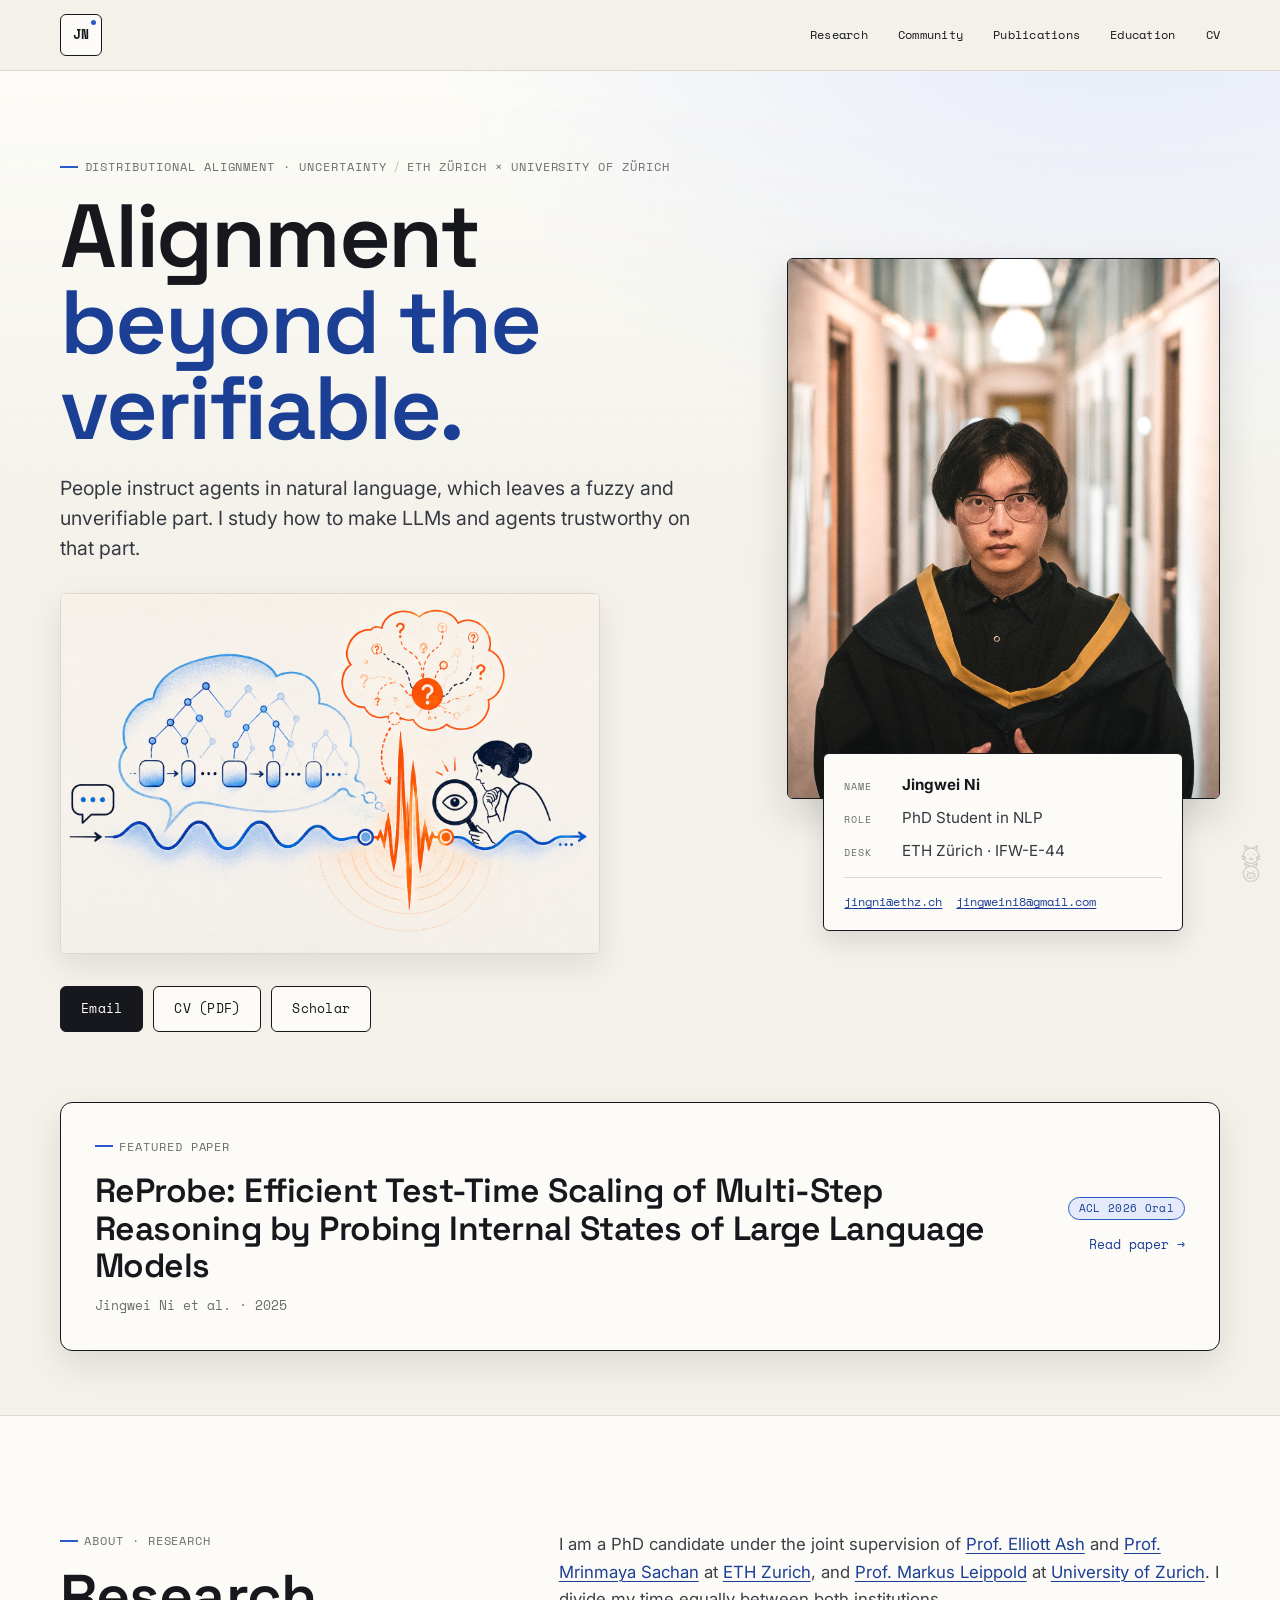
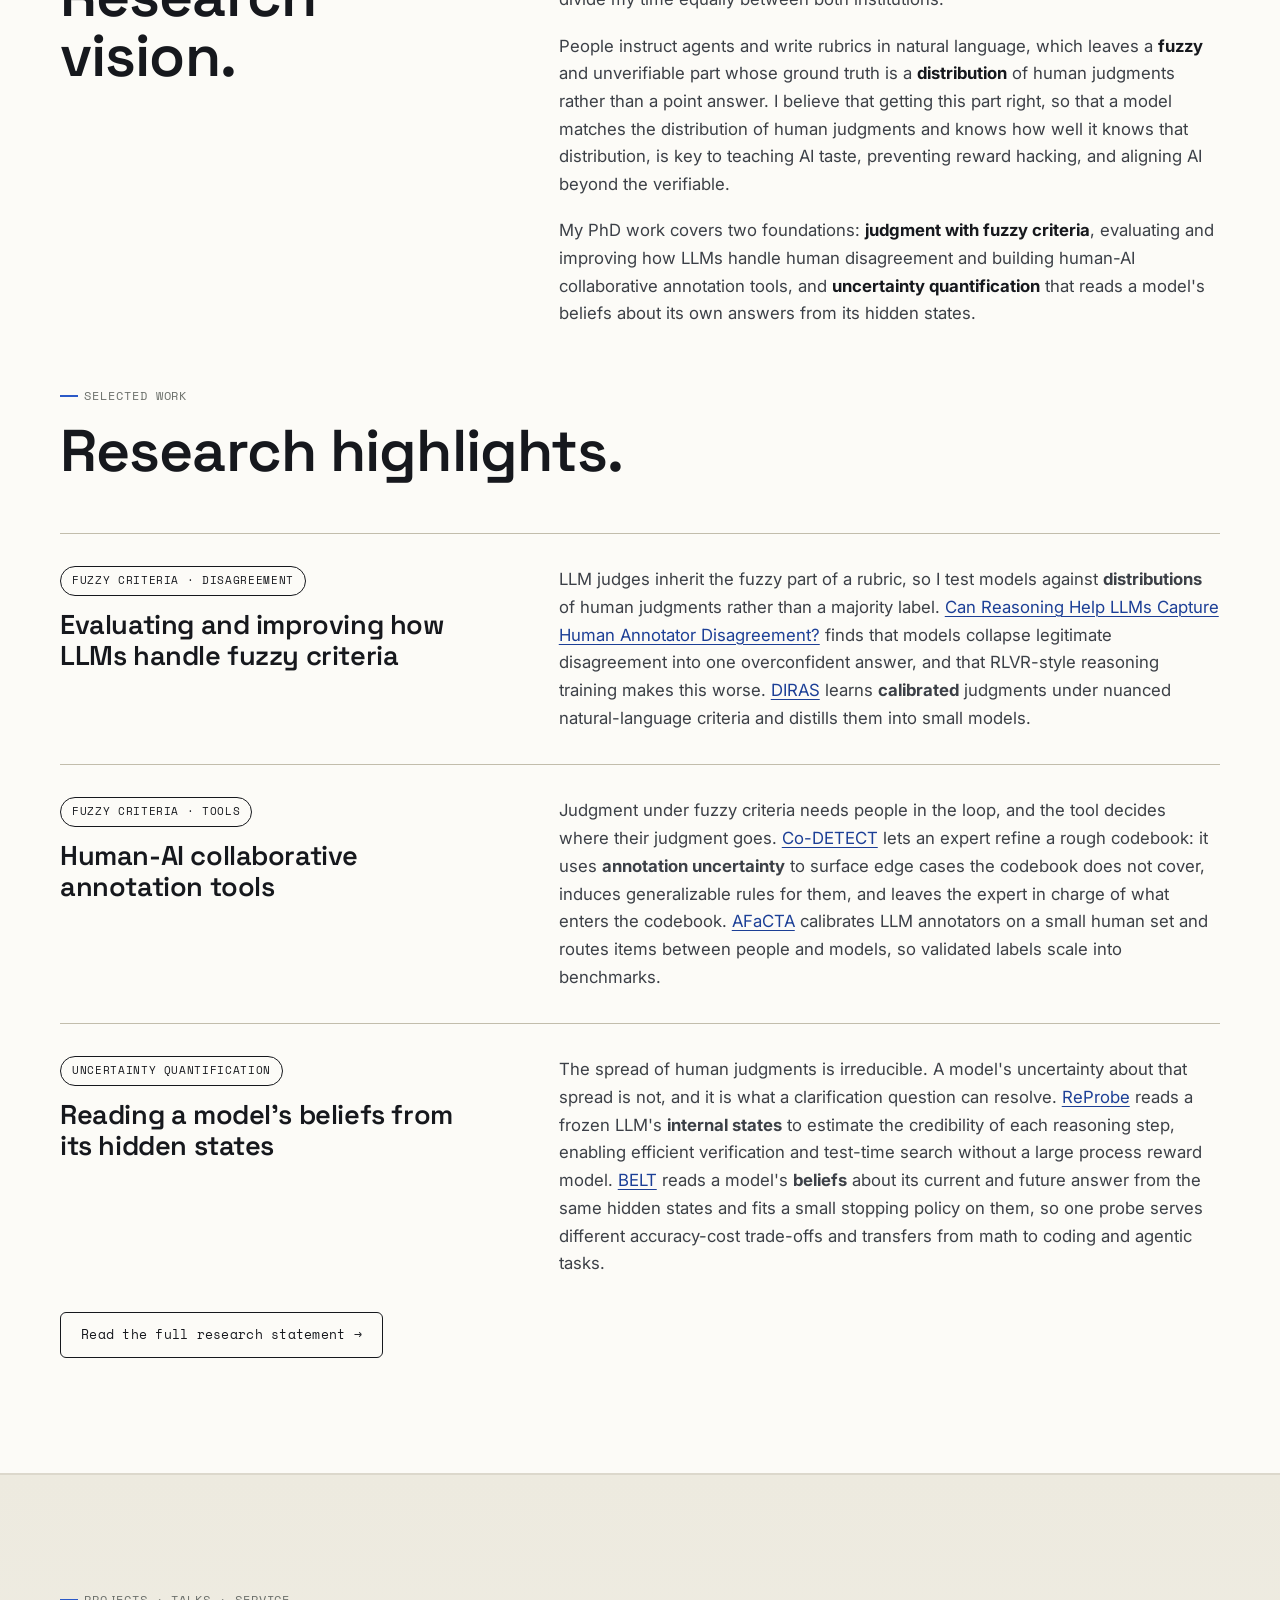
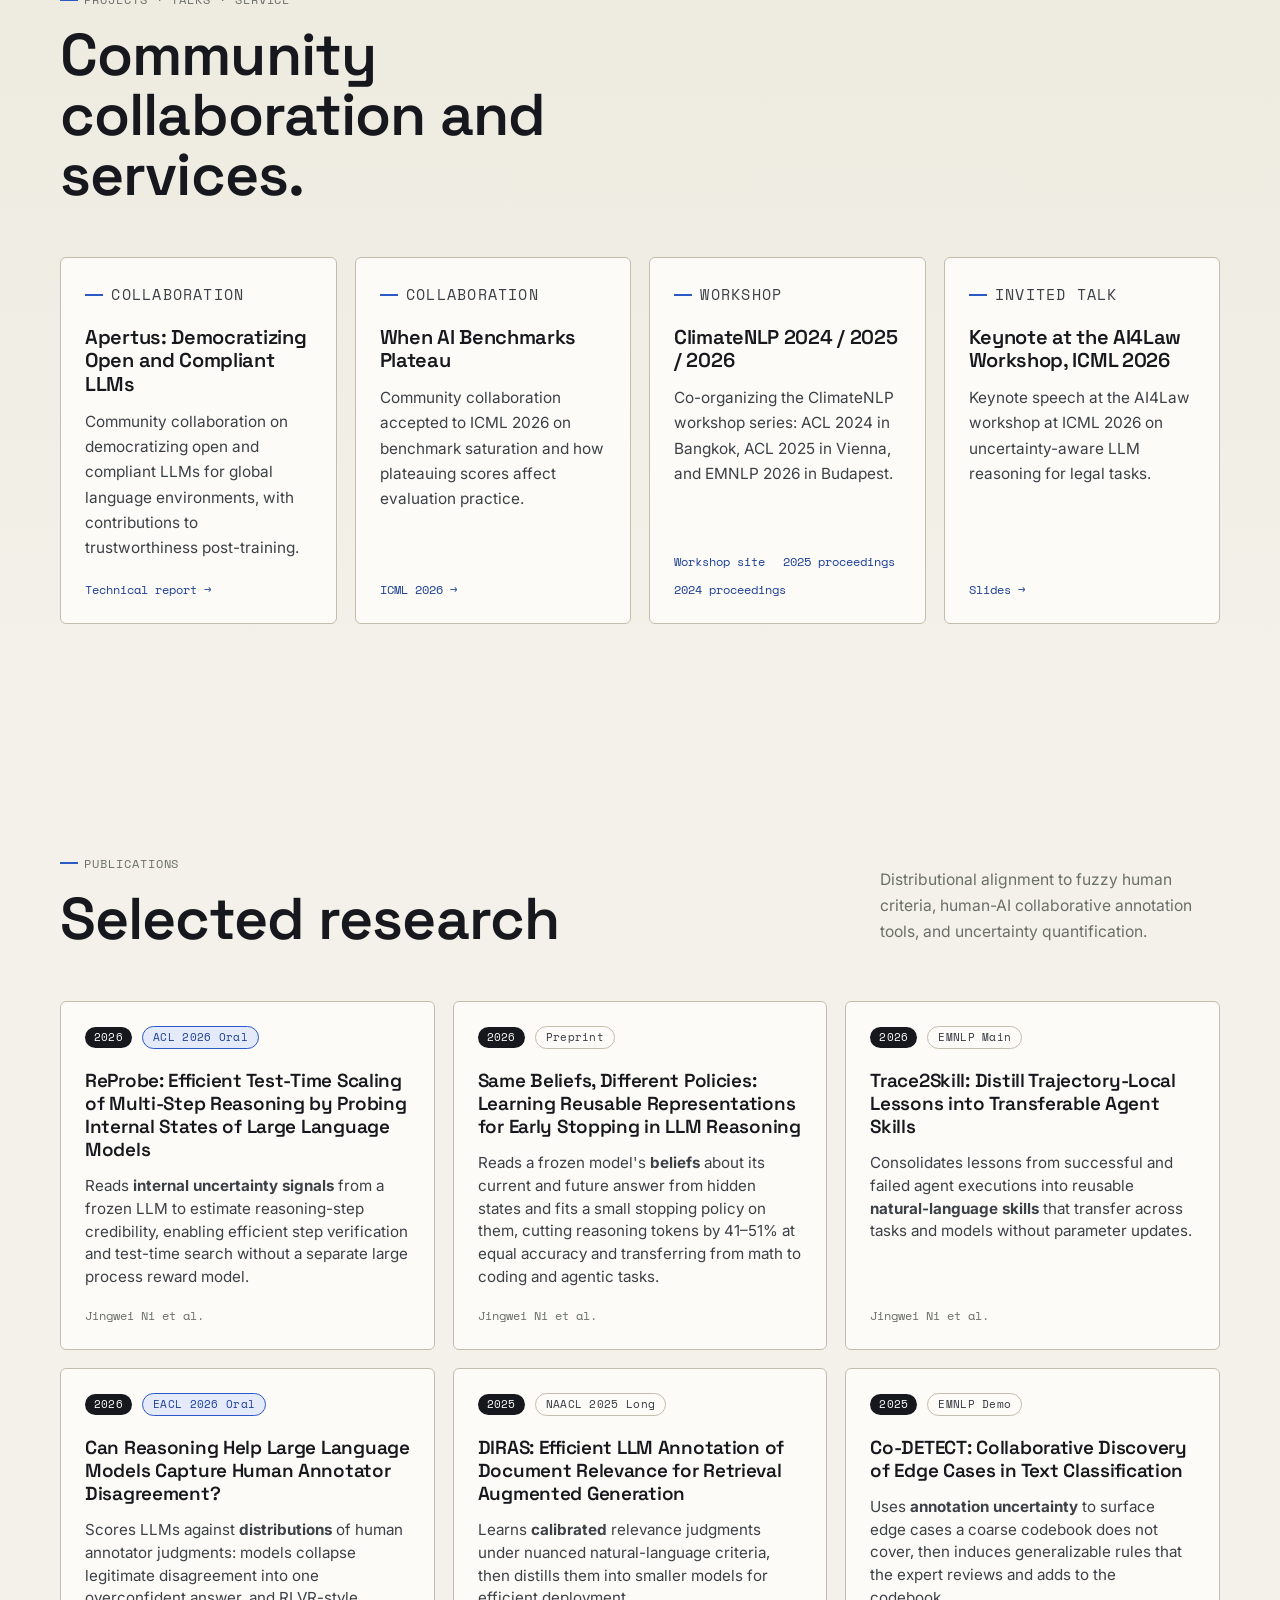
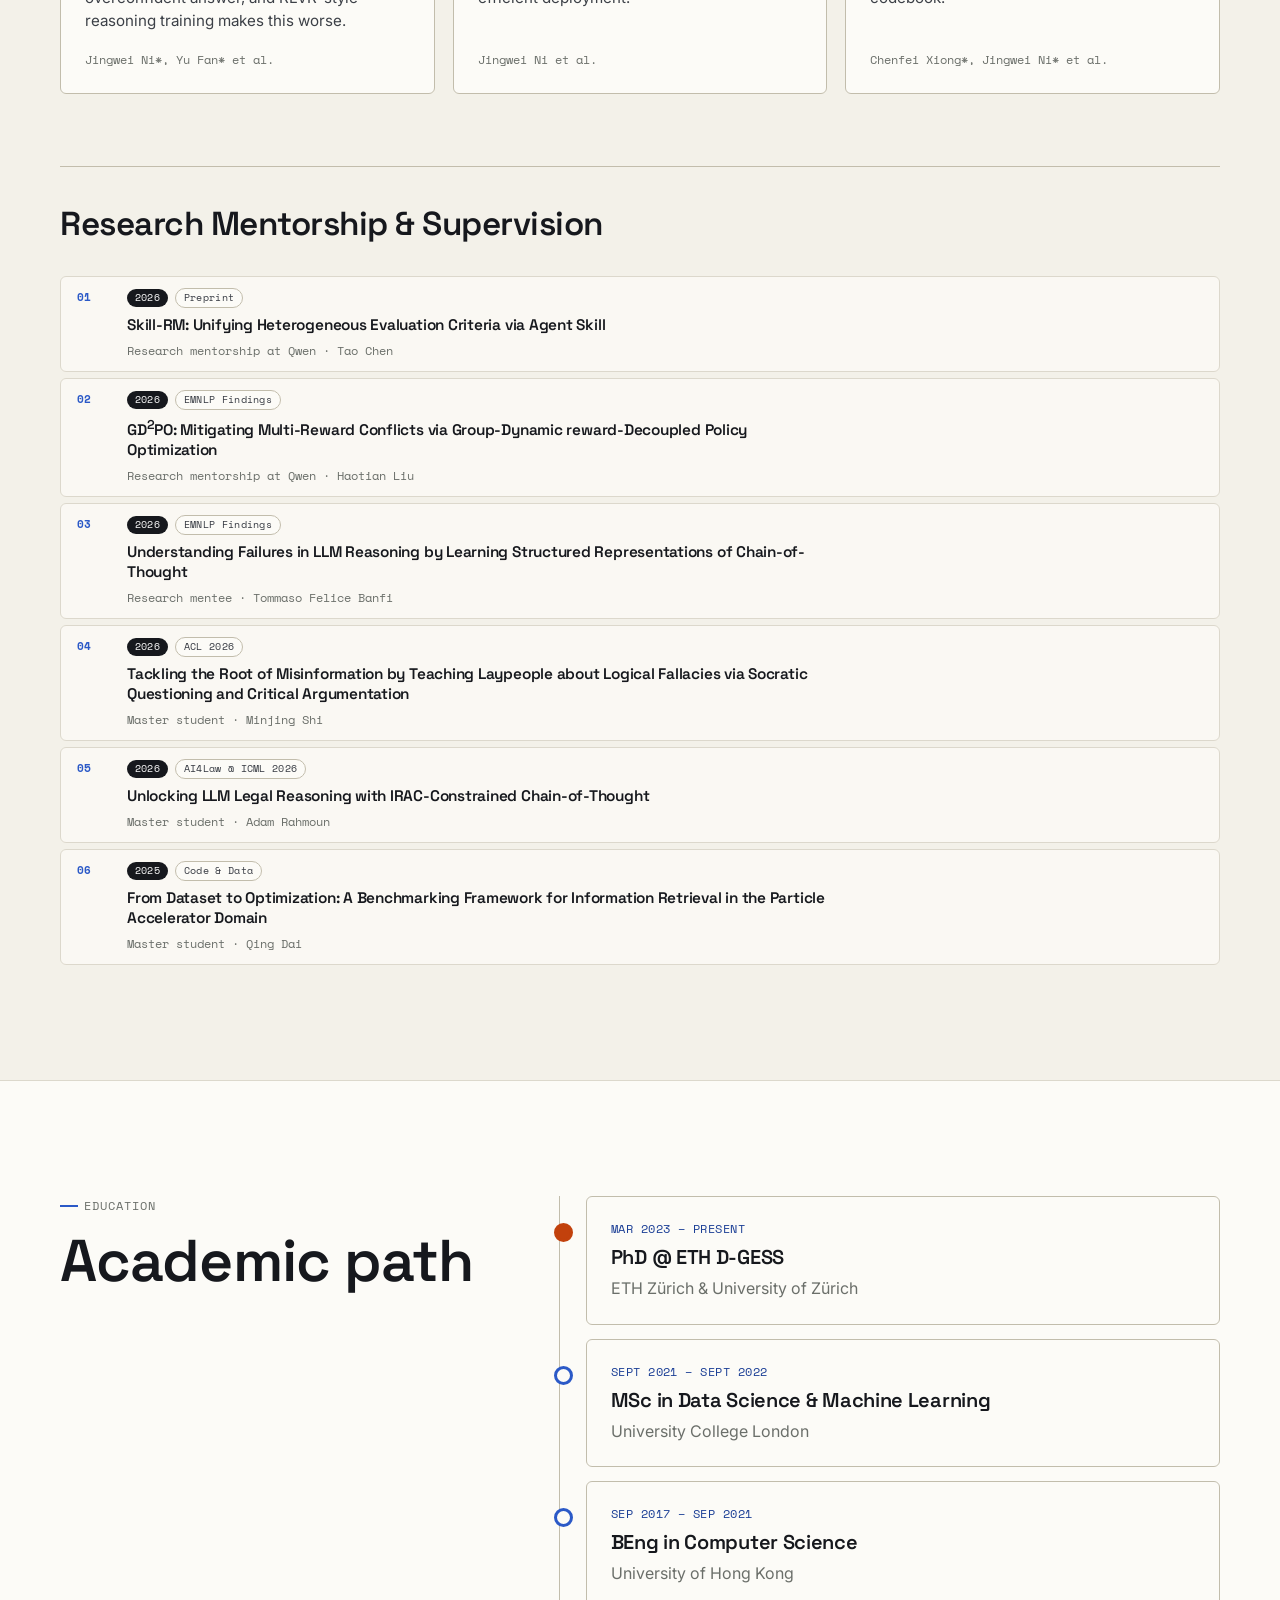
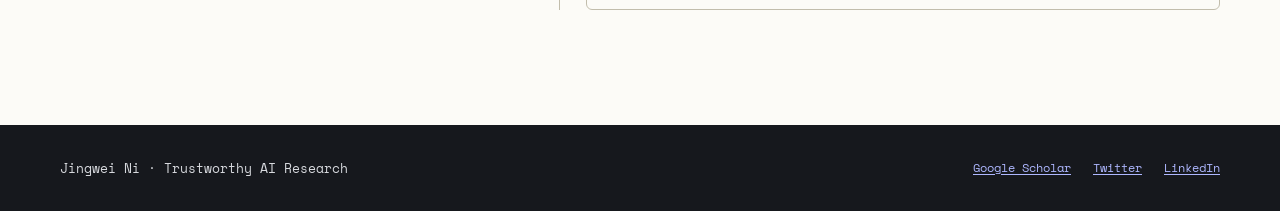
<file: index.html>
<!DOCTYPE html>
<html lang="en">
<head>
  <meta charset="utf-8">
  <meta name="viewport" content="width=device-width, initial-scale=1">
  <meta name="description" content="Jingwei Ni studies trustworthy LLMs and agents at ETH Zürich and the University of Zürich: distributional alignment to fuzzy human criteria, human-AI collaborative annotation tools, and uncertainty quantification.">
  <title>Jingwei Ni | Trustworthy AI Research</title>
  <link rel="preconnect" href="https://fonts.googleapis.com">
  <link rel="preconnect" href="https://fonts.gstatic.com" crossorigin>
  <link href="https://fonts.googleapis.com/css2?family=Inter:wght@400;500;600;700&family=Space+Grotesk:wght@400;500;600;700&family=Space+Mono:wght@400;700&display=swap" rel="stylesheet">
  <link rel="stylesheet" href="styles.css?v=10">
</head>
<body>
  <a class="skip-link" href="#main">Skip to content</a>

  <header class="site-header" id="home">
    <nav class="nav-shell" aria-label="Primary navigation">
      <a class="brand-mark" href="#home" aria-label="Jingwei Ni homepage">
        <span>JN</span>
      </a>
      <div class="nav-links" id="nav-links">
        <a href="#research">Research</a>
        <a href="#events">Community</a>
        <a href="#publications">Publications</a>
        <a href="#education">Education</a>
        <a href="Ni_Jingwei_s_CV.pdf">CV</a>
      </div>
    </nav>
  </header>

  <main id="main">
    <section class="hero">
      <div class="container hero-grid">
        <div class="hero-copy">
          <p class="readout hero-readout">
            <span>Distributional alignment · Uncertainty</span>
            <span aria-hidden="true" class="readout-div">/</span>
            <span>ETH Zürich × University of Zürich</span>
          </p>
          <h1>Alignment <span class="h1-accent">beyond the verifiable.</span></h1>
          <p class="hero-lede">
            People instruct agents in natural language, which leaves a fuzzy and unverifiable part. I study how to make LLMs and agents trustworthy on that part.
          </p>

          <figure class="hero-figure">
            <img src="teasing.png" width="1536" height="1024" alt="A language model's reasoning runs as a steady signal until it hits a spike of uncertainty, where a human reviewer steps in to check it.">
          </figure>

          <div class="hero-actions" aria-label="Contact and profile links">
            <a class="button primary" href="mailto:jingni@ethz.ch">Email</a>
            <a class="button secondary" href="Ni_Jingwei_s_CV.pdf">CV (PDF)</a>
            <a class="button secondary" href="https://scholar.google.com/citations?hl=en&user=y7A_izwAAAAJ">Scholar</a>
          </div>
        </div>

        <aside class="hero-portrait" aria-label="Profile summary">
          <div class="portrait-frame">
            <img src="photo.jpg" alt="Portrait of Jingwei Ni">
          </div>
          <div class="profile-card">
            <p class="plate-line"><span>Name</span><strong>Jingwei Ni</strong></p>
            <p class="plate-line"><span>Role</span>PhD Student in NLP</p>
            <p class="plate-line"><span>Desk</span>ETH Zürich · IFW-E-44</p>
            <div class="profile-links">
              <a href="mailto:jingni@ethz.ch">jingni@ethz.ch</a>
              <a href="mailto:jingweini8@gmail.com">jingweini8@gmail.com</a>
            </div>
          </div>
        </aside>
      </div>

      <div class="container">
        <article class="featured-paper" data-reveal>
          <div class="featured-body">
            <p class="readout">Featured paper</p>
            <h2><a href="https://arxiv.org/abs/2511.06209">ReProbe: Efficient Test-Time Scaling of Multi-Step Reasoning by Probing Internal States of Large Language Models</a></h2>
            <p class="featured-authors">Jingwei Ni et al. · 2025</p>
          </div>
          <div class="featured-meta">
            <span class="tag tag-oral">ACL 2026 Oral</span>
            <a class="featured-link" href="https://arxiv.org/abs/2511.06209">Read paper →</a>
          </div>
        </article>
      </div>
    </section>

    <section class="section-band intro-band" id="research">
      <div class="container intro-grid">
        <div class="intro-head" data-reveal>
          <p class="readout">About · Research</p>
          <h2 class="section-title">Research vision.</h2>
        </div>
        <div class="prose" data-reveal>
          <p>
            I am a PhD candidate under the joint supervision of
            <a href="https://elliottash.com/">Prof. Elliott Ash</a> and
            <a href="http://www.mrinmaya.io/">Prof. Mrinmaya Sachan</a> at
            <a href="https://ethz.ch/en.html">ETH Zurich</a>, and
            <a href="https://www.bf.uzh.ch/en/persons/leippold-markus">Prof. Markus Leippold</a> at
            <a href="https://www.uzh.ch/en.html">University of Zurich</a>.
            I divide my time equally between both institutions.
          </p>
          <p>
            People instruct agents and write rubrics in natural language, which leaves a <strong>fuzzy</strong> and unverifiable part whose ground truth is a <strong>distribution</strong> of human judgments rather than a point answer. I believe that getting this part right, so that a model matches the distribution of human judgments and knows how well it knows that distribution, is key to teaching AI taste, preventing reward hacking, and aligning AI beyond the verifiable.
          </p>
          <p>
            My PhD work covers two foundations: <strong>judgment with fuzzy criteria</strong>, evaluating and improving how LLMs handle human disagreement and building human-AI collaborative annotation tools, and <strong>uncertainty quantification</strong> that reads a model's beliefs about its own answers from its hidden states.
          </p>
        </div>
      </div>
      <div class="container focus-block">
        <div class="section-heading" data-reveal>
          <p class="readout">Selected work</p>
          <h2 class="section-title">Research highlights.</h2>
        </div>
        <div class="focus-list">
          <article class="focus-row" data-reveal>
            <div class="focus-row-head">
              <span class="focus-tag">Fuzzy criteria · Disagreement</span>
              <h3>Evaluating and improving how LLMs handle fuzzy criteria</h3>
            </div>
            <p>LLM judges inherit the fuzzy part of a rubric, so I test models against <strong>distributions</strong> of human judgments rather than a majority label. <a href="https://aclanthology.org/2026.eacl-long.3/">Can Reasoning Help LLMs Capture Human Annotator Disagreement?</a> finds that models collapse legitimate disagreement into one overconfident answer, and that RLVR-style reasoning training makes this worse. <a href="https://aclanthology.org/2025.naacl-long.271/">DIRAS</a> learns <strong>calibrated</strong> judgments under nuanced natural-language criteria and distills them into small models.</p>
          </article>
          <article class="focus-row" data-reveal>
            <div class="focus-row-head">
              <span class="focus-tag">Fuzzy criteria · Tools</span>
              <h3>Human-AI collaborative annotation tools</h3>
            </div>
            <p>Judgment under fuzzy criteria needs people in the loop, and the tool decides where their judgment goes. <a href="https://aclanthology.org/2025.emnlp-demos.25/">Co-DETECT</a> lets an expert refine a rough codebook: it uses <strong>annotation uncertainty</strong> to surface edge cases the codebook does not cover, induces generalizable rules for them, and leaves the expert in charge of what enters the codebook. <a href="https://aclanthology.org/2024.acl-long.104/">AFaCTA</a> calibrates LLM annotators on a small human set and routes items between people and models, so validated labels scale into benchmarks.</p>
          </article>
          <article class="focus-row" data-reveal>
            <div class="focus-row-head">
              <span class="focus-tag">Uncertainty quantification</span>
              <h3>Reading a model's beliefs from its hidden states</h3>
            </div>
            <p>The spread of human judgments is irreducible. A model's uncertainty about that spread is not, and it is what a clarification question can resolve. <a href="https://aclanthology.org/2026.acl-long.536/">ReProbe</a> reads a frozen LLM's <strong>internal states</strong> to estimate the credibility of each reasoning step, enabling efficient verification and test-time search without a large process reward model. <a href="https://arxiv.org/abs/2610.30450">BELT</a> reads a model's <strong>beliefs</strong> about its current and future answer from the same hidden states and fits a small stopping policy on them, so one probe serves different accuracy-cost trade-offs and transfers from math to coding and agentic tasks.</p>
          </article>
        </div>
        <div class="focus-cta" data-reveal>
          <a class="button secondary" href="research.html">Read the full research statement →</a>
        </div>
      </div>
    </section>

    <section class="section-band service-band" id="events">
      <div class="container">
        <div class="section-heading" data-reveal>
          <p class="readout">Projects · Talks · Service</p>
          <h2 class="section-title">Community collaboration and services.</h2>
        </div>
        <div class="project-grid">
          <article class="project-card" data-reveal>
            <p class="readout">Collaboration</p>
            <h3>Apertus: Democratizing Open and Compliant LLMs</h3>
            <p>Community collaboration on democratizing open and compliant LLMs for global language environments, with contributions to trustworthiness post-training.</p>
            <a class="card-link" href="https://arxiv.org/abs/2509.14233">Technical report →</a>
          </article>
          <article class="project-card" data-reveal>
            <p class="readout">Collaboration</p>
            <h3>When AI Benchmarks Plateau</h3>
            <p>Community collaboration accepted to ICML 2026 on benchmark saturation and how plateauing scores affect evaluation practice.</p>
            <a class="card-link" href="https://arxiv.org/abs/2602.16763">ICML 2026 →</a>
          </article>
          <article class="project-card" data-reveal>
            <p class="readout">Workshop</p>
            <h3>ClimateNLP 2024 / 2025 / 2026</h3>
            <p>Co-organizing the ClimateNLP workshop series: ACL 2024 in Bangkok, ACL 2025 in Vienna, and EMNLP 2026 in Budapest.</p>
            <div class="inline-links">
              <a href="https://nlp4climate.github.io/">Workshop site</a>
              <a href="https://aclanthology.org/2025.climatenlp-1.0/">2025 proceedings</a>
              <a href="https://aclanthology.org/volumes/2024.climatenlp-1/">2024 proceedings</a>
            </div>
          </article>
          <article class="project-card" data-reveal>
            <p class="readout">Invited Talk</p>
            <h3>Keynote at the AI4Law Workshop, ICML 2026</h3>
            <p>Keynote speech at the AI4Law workshop at ICML 2026 on uncertainty-aware LLM reasoning for legal tasks.</p>
            <a class="card-link" href="https://docs.google.com/presentation/d/1WpaqRjF8Xk1G9WveniChFXJf1kFNK6wZ/edit?usp=sharing&amp;ouid=112178803057578273515&amp;rtpof=true&amp;sd=true">Slides →</a>
          </article>
        </div>
      </div>
    </section>

    <section class="section-band" id="publications">
      <div class="container">
        <div class="section-heading publications-heading" data-reveal>
          <div>
            <p class="readout">Publications</p>
            <h2 class="section-title">Selected research</h2>
          </div>
          <p class="section-note">Distributional alignment to fuzzy human criteria, human-AI collaborative annotation tools, and uncertainty quantification.</p>
        </div>

        <div class="selected-grid">
          <article class="publication-card" data-reveal>
            <div class="publication-meta">
              <span class="pub-year">2026</span>
              <span class="tag tag-oral">ACL 2026 Oral</span>
            </div>
            <h3><a href="https://arxiv.org/abs/2511.06209">ReProbe: Efficient Test-Time Scaling of Multi-Step Reasoning by Probing Internal States of Large Language Models</a></h3>
            <p class="pub-tldr">Reads <strong>internal uncertainty signals</strong> from a frozen LLM to estimate reasoning-step credibility, enabling efficient step verification and test-time search without a separate large process reward model.</p>
            <p class="pub-authors">Jingwei Ni et al.</p>
          </article>
          <article class="publication-card" data-reveal>
            <div class="publication-meta">
              <span class="pub-year">2026</span>
              <span class="tag">Preprint</span>
            </div>
            <h3><a href="https://arxiv.org/abs/2610.30450">Same Beliefs, Different Policies: Learning Reusable Representations for Early Stopping in LLM Reasoning</a></h3>
            <p class="pub-tldr">Reads a frozen model's <strong>beliefs</strong> about its current and future answer from hidden states and fits a small stopping policy on them, cutting reasoning tokens by 41–51% at equal accuracy and transferring from math to coding and agentic tasks.</p>
            <p class="pub-authors">Jingwei Ni et al.</p>
          </article>
          <article class="publication-card" data-reveal>
            <div class="publication-meta">
              <span class="pub-year">2026</span>
              <span class="tag">EMNLP Main</span>
            </div>
            <h3><a href="https://arxiv.org/abs/2603.25158">Trace2Skill: Distill Trajectory-Local Lessons into Transferable Agent Skills</a></h3>
            <p class="pub-tldr">Consolidates lessons from successful and failed agent executions into reusable <strong>natural-language skills</strong> that transfer across tasks and models without parameter updates.</p>
            <p class="pub-authors">Jingwei Ni et al.</p>
          </article>
          <article class="publication-card" data-reveal>
            <div class="publication-meta">
              <span class="pub-year">2026</span>
              <span class="tag tag-oral">EACL 2026 Oral</span>
            </div>
            <h3><a href="https://arxiv.org/abs/2506.19467">Can Reasoning Help Large Language Models Capture Human Annotator Disagreement?</a></h3>
            <p class="pub-tldr">Scores LLMs against <strong>distributions</strong> of human annotator judgments: models collapse legitimate disagreement into one overconfident answer, and RLVR-style reasoning training makes this worse.</p>
            <p class="pub-authors">Jingwei Ni*, Yu Fan* et al.</p>
          </article>
          <article class="publication-card" data-reveal>
            <div class="publication-meta">
              <span class="pub-year">2025</span>
              <span class="tag">NAACL 2025 Long</span>
            </div>
            <h3><a href="https://arxiv.org/abs/2406.14162">DIRAS: Efficient LLM Annotation of Document Relevance for Retrieval Augmented Generation</a></h3>
            <p class="pub-tldr">Learns <strong>calibrated</strong> relevance judgments under nuanced natural-language criteria, then distills them into smaller models for efficient deployment.</p>
            <p class="pub-authors">Jingwei Ni et al.</p>
          </article>
          <article class="publication-card" data-reveal>
            <div class="publication-meta">
              <span class="pub-year">2025</span>
              <span class="tag">EMNLP Demo</span>
            </div>
            <h3><a href="https://arxiv.org/abs/2507.05010">Co-DETECT: Collaborative Discovery of Edge Cases in Text Classification</a></h3>
            <p class="pub-tldr">Uses <strong>annotation uncertainty</strong> to surface edge cases a coarse codebook does not cover, then induces generalizable rules that the expert reviews and adds to the codebook.</p>
            <p class="pub-authors">Chenfei Xiong*, Jingwei Ni* et al.</p>
          </article>
        </div>

        <div class="publication-list-block mentorship-block">
          <div class="list-head">
            <h2>Research Mentorship &amp; Supervision</h2>
          </div>
          <div class="publication-table" role="list">
            <article class="publication-entry" role="listitem">
              <div class="publication-index">01</div>
              <div class="publication-body">
                <div class="publication-tags">
                  <span class="pub-year">2026</span>
                  <span class="tag">Preprint</span>
                </div>
                <h3><a href="https://arxiv.org/abs/2606.03980">Skill-RM: Unifying Heterogeneous Evaluation Criteria via Agent Skill</a></h3>
                <p class="mentor-student">Research mentorship at Qwen · Tao Chen</p>
              </div>
            </article>
            <article class="publication-entry" role="listitem">
              <div class="publication-index">02</div>
              <div class="publication-body">
                <div class="publication-tags">
                  <span class="pub-year">2026</span>
                  <span class="tag">EMNLP Findings</span>
                </div>
                <h3><a href="https://arxiv.org/abs/2606.16771">GD<sup>2</sup>PO: Mitigating Multi-Reward Conflicts via Group-Dynamic reward-Decoupled Policy Optimization</a></h3>
                <p class="mentor-student">Research mentorship at Qwen · Haotian Liu</p>
              </div>
            </article>
            <article class="publication-entry" role="listitem">
              <div class="publication-index">03</div>
              <div class="publication-body">
                <div class="publication-tags">
                  <span class="pub-year">2026</span>
                  <span class="tag">EMNLP Findings</span>
                </div>
                <h3><a href="https://openreview.net/forum?id=0XfuJjhaI5">Understanding Failures in LLM Reasoning by Learning Structured Representations of Chain-of-Thought</a></h3>
                <p class="mentor-student">Research mentee · Tommaso Felice Banfi</p>
              </div>
            </article>
            <article class="publication-entry" role="listitem">
              <div class="publication-index">04</div>
              <div class="publication-body">
                <div class="publication-tags">
                  <span class="pub-year">2026</span>
                  <span class="tag">ACL 2026</span>
                </div>
                <h3><a href="https://arxiv.org/abs/2606.01020">Tackling the Root of Misinformation by Teaching Laypeople about Logical Fallacies via Socratic Questioning and Critical Argumentation</a></h3>
                <p class="mentor-student">Master student · Minjing Shi</p>
              </div>
            </article>
            <article class="publication-entry" role="listitem">
              <div class="publication-index">05</div>
              <div class="publication-body">
                <div class="publication-tags">
                  <span class="pub-year">2026</span>
                  <span class="tag">AI4Law @ ICML 2026</span>
                </div>
                <h3><a href="https://openreview.net/forum?id=UEygl7J4Fj">Unlocking LLM Legal Reasoning with IRAC-Constrained Chain-of-Thought</a></h3>
                <p class="mentor-student">Master student · Adam Rahmoun</p>
              </div>
            </article>
            <article class="publication-entry" role="listitem">
              <div class="publication-index">06</div>
              <div class="publication-body">
                <div class="publication-tags">
                  <span class="pub-year">2025</span>
                  <span class="tag">Code &amp; Data</span>
                </div>
                <h3><a href="https://github.com/qing-dai/Information_retrieval_framework_in_accelerator_physics">From Dataset to Optimization: A Benchmarking Framework for Information Retrieval in the Particle Accelerator Domain</a></h3>
                <p class="mentor-student">Master student · Qing Dai</p>
              </div>
            </article>
          </div>
        </div>

        <!-- Full publication list: kept in the source but hidden on the site.
             Remove the `hidden` attribute below to show it again. -->
        <div class="publication-list-block" hidden>
          <div class="list-head">
            <h2>Full publication list</h2>
          </div>
          <div class="publication-table" role="list" id="full-publication-list" data-collapsible="8">
            <article class="publication-entry" role="listitem">
              <div class="publication-index">01</div>
              <div class="publication-body">
                <div class="publication-tags">
                  <span class="pub-year">2026</span>
                  <span class="tag">Preprint</span>
                </div>
                <h3><a href="https://arxiv.org/abs/2610.30450">Same Beliefs, Different Policies: Learning Reusable Representations for Early Stopping in LLM Reasoning</a></h3>
              </div>
            </article>
            <article class="publication-entry featured-entry" role="listitem">
              <div class="publication-index">02</div>
              <div class="publication-body">
                <div class="publication-tags">
                  <span class="pub-year">2026</span>
                  <span class="tag tag-oral">ACL 2026 Oral</span>
                </div>
                <h3><a href="https://arxiv.org/abs/2511.06209">ReProbe: Efficient Test-Time Scaling of Multi-Step Reasoning by Probing Internal States of Large Language Models</a></h3>
              </div>
            </article>
            <article class="publication-entry" role="listitem">
              <div class="publication-index">03</div>
              <div class="publication-body">
                <div class="publication-tags">
                  <span class="pub-year">2026</span>
                  <span class="tag">EMNLP Findings</span>
                </div>
                <h3><a href="https://arxiv.org/abs/2606.16771">GD<sup>2</sup>PO: Mitigating Multi-Reward Conflicts via Group-Dynamic reward-Decoupled Policy Optimization</a></h3>
              </div>
            </article>
            <article class="publication-entry" role="listitem">
              <div class="publication-index">04</div>
              <div class="publication-body">
                <div class="publication-tags">
                  <span class="pub-year">2026</span>
                  <span class="tag">Preprint</span>
                </div>
                <h3><a href="https://arxiv.org/abs/2606.03980">Skill-RM: Unifying Heterogeneous Evaluation Criteria via Agent Skill</a></h3>
              </div>
            </article>
            <article class="publication-entry" role="listitem">
              <div class="publication-index">05</div>
              <div class="publication-body">
                <div class="publication-tags">
                  <span class="pub-year">2026</span>
                  <span class="tag">ACL 2026 Demo</span>
                </div>
                <h3><a href="https://arxiv.org/abs/2606.06915">ThinkBooster: A Unified Framework for Seamless Test-Time Scaling of LLM Reasoning</a></h3>
              </div>
            </article>
            <article class="publication-entry" role="listitem">
              <div class="publication-index">06</div>
              <div class="publication-body">
                <div class="publication-tags">
                  <span class="pub-year">2026</span>
                  <span class="tag">EMNLP Main</span>
                </div>
                <h3><a href="https://arxiv.org/abs/2603.25158">Trace2Skill: Distill Trajectory-Local Lessons into Transferable Agent Skills</a></h3>
              </div>
            </article>
            <article class="publication-entry" role="listitem">
              <div class="publication-index">07</div>
              <div class="publication-body">
                <div class="publication-tags">
                  <span class="pub-year">2026</span>
                  <span class="tag">EMNLP Findings</span>
                </div>
                <h3><a href="https://openreview.net/forum?id=0XfuJjhaI5">Understanding Failures in LLM Reasoning by Learning Structured Representations of Chain-of-Thought</a></h3>
              </div>
            </article>
            <article class="publication-entry" role="listitem">
              <div class="publication-index">08</div>
              <div class="publication-body">
                <div class="publication-tags">
                  <span class="pub-year">2026</span>
                  <span class="tag">Preprint</span>
                </div>
                <h3><a href="https://arxiv.org/abs/2601.02285">pdfQA: Diverse, Challenging, and Realistic Question Answering over PDFs</a></h3>
              </div>
            </article>
            <article class="publication-entry" role="listitem">
              <div class="publication-index">09</div>
              <div class="publication-body">
                <div class="publication-tags">
                  <span class="pub-year">2026</span>
                  <span class="tag">SIGIR 2026</span>
                </div>
                <h3><a href="https://arxiv.org/abs/2510.05336">WeatherArchive-Bench: Benchmarking Retrieval-Augmented Reasoning for Historical Weather Archives</a></h3>
              </div>
            </article>
            <article class="publication-entry" role="listitem">
              <div class="publication-index">10</div>
              <div class="publication-body">
                <div class="publication-tags">
                  <span class="pub-year">2026</span>
                  <span class="tag">ICLR 2026</span>
                </div>
                <h3><a href="https://arxiv.org/abs/2505.12864">LEXam: Benchmarking Legal Reasoning on 340 Law Exams</a></h3>
              </div>
            </article>
            <article class="publication-entry" role="listitem">
              <div class="publication-index">11</div>
              <div class="publication-body">
                <div class="publication-tags">
                  <span class="pub-year">2026</span>
                  <span class="tag tag-oral">EACL 2026 Oral</span>
                </div>
                <h3><a href="https://arxiv.org/abs/2506.19467">Can Reasoning Help Large Language Models Capture Human Annotator Disagreement?</a></h3>
              </div>
            </article>
            <article class="publication-entry" role="listitem">
              <div class="publication-index">12</div>
              <div class="publication-body">
                <div class="publication-tags">
                  <span class="pub-year">2025</span>
                  <span class="tag">EMNLP Demo</span>
                </div>
                <h3><a href="https://arxiv.org/abs/2507.05010">Co-DETECT: Collaborative Discovery of Edge Cases in Text Classification</a></h3>
              </div>
            </article>
            <article class="publication-entry" role="listitem">
              <div class="publication-index">13</div>
              <div class="publication-body">
                <div class="publication-tags">
                  <span class="pub-year">2025</span>
                  <span class="tag">Preprint</span>
                </div>
                <h3><a href="https://arxiv.org/abs/2502.11962">Balancing Truthfulness and Informativeness with Uncertainty-Aware Instruction Fine-Tuning</a></h3>
              </div>
            </article>
            <article class="publication-entry" role="listitem">
              <div class="publication-index">14</div>
              <div class="publication-body">
                <div class="publication-tags">
                  <span class="pub-year">2025</span>
                  <span class="tag">NAACL Main</span>
                </div>
                <h3><a href="https://arxiv.org/abs/2406.14162">DIRAS: Efficient LLM-Assisted Annotation of Document Relevance in Retrieval Augmented Generation</a></h3>
              </div>
            </article>
            <article class="publication-entry" role="listitem">
              <div class="publication-index">15</div>
              <div class="publication-body">
                <div class="publication-tags">
                  <span class="pub-year">2024</span>
                  <span class="tag">EMNLP Main</span>
                </div>
                <h3><a href="https://arxiv.org/abs/2406.09818">ClimRetrieve: A Benchmarking Dataset for Information Retrieval from Corporate Climate Disclosures</a></h3>
              </div>
            </article>
            <article class="publication-entry" role="listitem">
              <div class="publication-index">16</div>
              <div class="publication-body">
                <div class="publication-tags">
                  <span class="pub-year">2024</span>
                  <span class="tag">ACL Main</span>
                </div>
                <h3><a href="https://arxiv.org/abs/2402.08277">Towards Faithful and Robust LLM Specialists for Evidence-Based Question-Answering</a></h3>
              </div>
            </article>
            <article class="publication-entry" role="listitem">
              <div class="publication-index">17</div>
              <div class="publication-body">
                <div class="publication-tags">
                  <span class="pub-year">2024</span>
                  <span class="tag">ACL Main</span>
                </div>
                <h3><a href="https://arxiv.org/abs/2402.11073">AFaCTA: Assisting the Annotation of Factual Claim Detection with Reliable LLM Annotators</a></h3>
              </div>
            </article>
            <article class="publication-entry" role="listitem">
              <div class="publication-index">18</div>
              <div class="publication-body">
                <div class="publication-tags">
                  <span class="pub-year">2024</span>
                  <span class="tag">Article</span>
                </div>
                <h3><a href="https://arxiv.org/abs/2401.12566">Automated Fact-Checking of Climate Change Claims with Large Language Models</a></h3>
              </div>
            </article>
            <article class="publication-entry" role="listitem">
              <div class="publication-index">19</div>
              <div class="publication-body">
                <div class="publication-tags">
                  <span class="pub-year">2023</span>
                  <span class="tag">AAAI Workshop</span>
                </div>
                <h3><a href="https://arxiv.org/abs/2312.17337">Exploring Nature: Datasets and Models for Analyzing Nature-Related Disclosures</a></h3>
              </div>
            </article>
            <article class="publication-entry" role="listitem">
              <div class="publication-index">20</div>
              <div class="publication-body">
                <div class="publication-tags">
                  <span class="pub-year">2023</span>
                  <span class="tag">EMNLP Demo</span>
                </div>
                <h3><a href="https://arxiv.org/abs/2307.15770">CHATREPORT: Democratizing Sustainability Disclosure Analysis through LLM-based Tools</a></h3>
              </div>
            </article>
            <article class="publication-entry" role="listitem">
              <div class="publication-index">21</div>
              <div class="publication-body">
                <div class="publication-tags">
                  <span class="pub-year">2023</span>
                  <span class="tag">ACL Main</span>
                </div>
                <h3><a href="https://arxiv.org/abs/2305.14007">When Does Aggregating Multiple Skills with Multi-Task Learning Work? A Case Study in Financial NLP</a></h3>
              </div>
            </article>
            <article class="publication-entry" role="listitem">
              <div class="publication-index">22</div>
              <div class="publication-body">
                <div class="publication-tags">
                  <span class="pub-year">2023</span>
                  <span class="tag">Nature Comms E&amp;E</span>
                </div>
                <h3><a href="https://papers.ssrn.com/sol3/papers.cfm?abstract_id=4414628">ChatClimate: Grounding Conversational AI in Climate Science</a></h3>
              </div>
            </article>
            <article class="publication-entry" role="listitem">
              <div class="publication-index">23</div>
              <div class="publication-body">
                <div class="publication-tags">
                  <span class="pub-year">2022</span>
                  <span class="tag">NAACL Main</span>
                </div>
                <h3><a href="https://aclanthology.org/2022.naacl-main.389/">Original or translated? A causal analysis of the impact of translationese on machine translation performance</a></h3>
              </div>
            </article>
            <article class="publication-entry" role="listitem">
              <div class="publication-index">24</div>
              <div class="publication-body">
                <div class="publication-tags">
                  <span class="pub-year">2021</span>
                  <span class="tag">EMNLP Main</span>
                </div>
                <h3><a href="https://aclanthology.org/2021.emnlp-main.748/">Causal Direction of Data Collection Matters: Implications of Causal and Anticausal Learning for NLP</a></h3>
              </div>
            </article>
          </div>
          <div class="list-more">
            <button class="button secondary" type="button" id="publication-toggle" aria-controls="full-publication-list" aria-expanded="false" hidden>Show all 24 publications</button>
          </div>
        </div>
      </div>
    </section>

    <section class="section-band education-band" id="education">
      <div class="container education-grid">
        <div class="education-head" data-reveal>
          <p class="readout">Education</p>
          <h2 class="section-title">Academic path</h2>
        </div>
        <div class="timeline">
          <article class="timeline-item" data-reveal>
            <span class="timeline-date">Mar 2023 – Present</span>
            <h3>PhD @ ETH D-GESS</h3>
            <p>ETH Zürich &amp; University of Zürich</p>
          </article>
          <article class="timeline-item" data-reveal>
            <span class="timeline-date">Sept 2021 – Sept 2022</span>
            <h3>MSc in Data Science &amp; Machine Learning</h3>
            <p>University College London</p>
          </article>
          <article class="timeline-item" data-reveal>
            <span class="timeline-date">Sep 2017 – Sep 2021</span>
            <h3>BEng in Computer Science</h3>
            <p>University of Hong Kong</p>
          </article>
        </div>
      </div>
    </section>
  </main>

  <footer class="site-footer">
    <div class="container footer-grid">
      <p>Jingwei Ni · Trustworthy AI Research</p>
      <div class="footer-links">
        <a href="https://scholar.google.com/citations?hl=en&user=y7A_izwAAAAJ">Google Scholar</a>
        <a href="https://twitter.com/NJingwei">Twitter</a>
        <a href="https://www.linkedin.com/in/jingwei-ni-8a9293152">LinkedIn</a>
      </div>
    </div>
    <div class="footer-cat" aria-hidden="true" title="meow">
      <span class="cat-meow">meow</span>
      <svg viewBox="0 0 32 32" fill="none" stroke="currentColor" stroke-width="1.4" stroke-linejoin="round" stroke-linecap="round">
        <path d="M9.3 10.3 L8.4 4.2 L13.6 7.6"/>
        <path d="M22.7 10.3 L23.6 4.2 L18.4 7.6"/>
        <circle cx="16" cy="17" r="9.5"/>
        <path d="M14.4 18.7 L17.6 18.7 L16 20.2 Z" fill="currentColor" stroke="none"/>
        <path d="M16 20.2 L16 21.1 M13.6 20.9 Q14.8 22.4 16 21.1 Q17.2 22.4 18.4 20.9"/>
        <circle cx="12.4" cy="15.4" r="0.85" fill="currentColor" stroke="none"/>
        <circle cx="19.6" cy="15.4" r="0.85" fill="currentColor" stroke="none"/>
        <path d="M4.4 17.4 L9.3 18.4 M5 21.2 L9.6 20.1"/>
        <path d="M27.6 17.4 L22.7 18.4 M27 21.2 L22.4 20.1"/>
      </svg>
    </div>
    <div class="footer-pig" aria-hidden="true" title="oink">
      <span class="pig-oink">oink</span>
      <svg viewBox="0 0 32 32" fill="none" stroke="currentColor" stroke-width="1.4" stroke-linejoin="round" stroke-linecap="round">
        <path d="M10 8.5 L8 4 L13.5 6.8"/>
        <path d="M22 8.5 L24 4 L18.5 6.8"/>
        <circle cx="16" cy="17" r="9.5"/>
        <ellipse cx="16" cy="19.2" rx="4.8" ry="3.4"/>
        <circle cx="14.4" cy="19.2" r="0.85" fill="currentColor" stroke="none"/>
        <circle cx="17.6" cy="19.2" r="0.85" fill="currentColor" stroke="none"/>
        <circle cx="12.2" cy="14" r="0.85" fill="currentColor" stroke="none"/>
        <circle cx="19.8" cy="14" r="0.85" fill="currentColor" stroke="none"/>
      </svg>
    </div>
  </footer>

  <script>
    document.documentElement.classList.add('js');
    (function () {
      var reduce = window.matchMedia('(prefers-reduced-motion: reduce)');
      if (reduce.matches) {
        document.querySelectorAll('[data-reveal]').forEach(function (el) { el.classList.add('in'); });
        return;
      }
      if (!('IntersectionObserver' in window)) {
        document.querySelectorAll('[data-reveal]').forEach(function (el) { el.classList.add('in'); });
        return;
      }
      var io = new IntersectionObserver(function (entries) {
        entries.forEach(function (e) {
          if (e.isIntersecting) { e.target.classList.add('in'); io.unobserve(e.target); }
        });
      }, { threshold: 0.12, rootMargin: '0px 0px -8% 0px' });
      document.querySelectorAll('[data-reveal]').forEach(function (el) { io.observe(el); });
    })();

    /* collapse the full publication list behind a toggle */
    (function () {
      var list = document.getElementById('full-publication-list');
      var toggle = document.getElementById('publication-toggle');
      if (!list || !toggle) return;
      var entries = Array.prototype.slice.call(list.children);
      var keep = parseInt(list.dataset.collapsible, 10) || 8;
      if (entries.length <= keep) return;
      var hidden = entries.slice(keep);
      var collapse = function () { hidden.forEach(function (el) { el.hidden = true; }); };
      collapse();
      toggle.hidden = false;
      toggle.textContent = 'Show all ' + entries.length + ' publications';
      toggle.addEventListener('click', function () {
        var open = toggle.getAttribute('aria-expanded') === 'true';
        if (open) {
          collapse();
          toggle.textContent = 'Show all ' + entries.length + ' publications';
          list.scrollIntoView({ block: 'start', behavior: 'smooth' });
        } else {
          hidden.forEach(function (el) { el.hidden = false; });
          toggle.textContent = 'Show fewer';
        }
        toggle.setAttribute('aria-expanded', open ? 'false' : 'true');
      });
    })();

    /* highlight the nav link for the section currently in view */
    (function () {
      var links = Array.prototype.slice.call(document.querySelectorAll('#nav-links a[href^="#"]'));
      if (!links.length || !('IntersectionObserver' in window)) return;
      var sections = links.map(function (a) { return document.querySelector(a.getAttribute('href')); });
      var visible = [];
      var paint = function () {
        var current = sections.filter(function (s) { return s && visible.indexOf(s) !== -1; })[0];
        links.forEach(function (a, i) {
          var on = sections[i] === current;
          a.classList.toggle('is-active', on);
          if (on) { a.setAttribute('aria-current', 'true'); } else { a.removeAttribute('aria-current'); }
        });
      };
      var io = new IntersectionObserver(function (records) {
        records.forEach(function (r) {
          var at = visible.indexOf(r.target);
          if (r.isIntersecting && at === -1) { visible.push(r.target); }
          if (!r.isIntersecting && at !== -1) { visible.splice(at, 1); }
        });
        paint();
      }, { rootMargin: '-45% 0px -50% 0px' });
      sections.forEach(function (s) { if (s) io.observe(s); });
    })();
  </script>
</body>
</html>
</file>
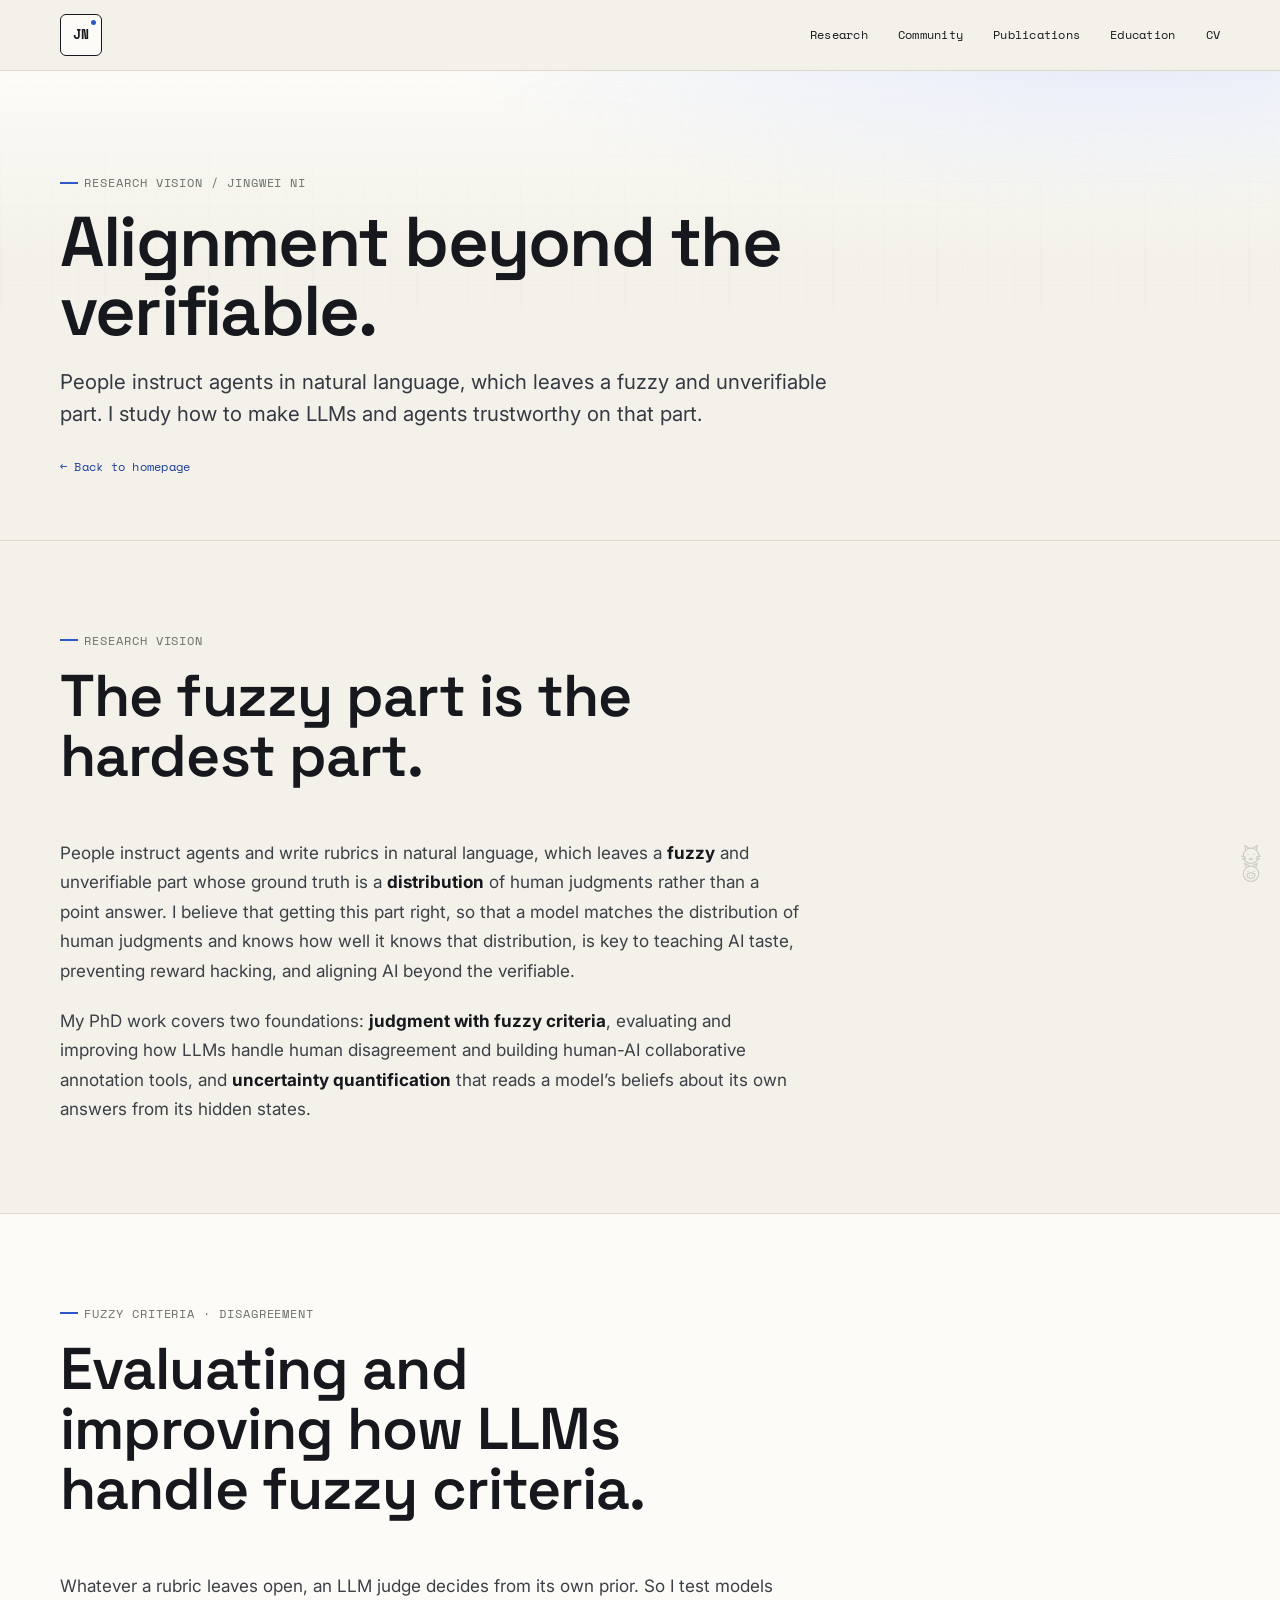
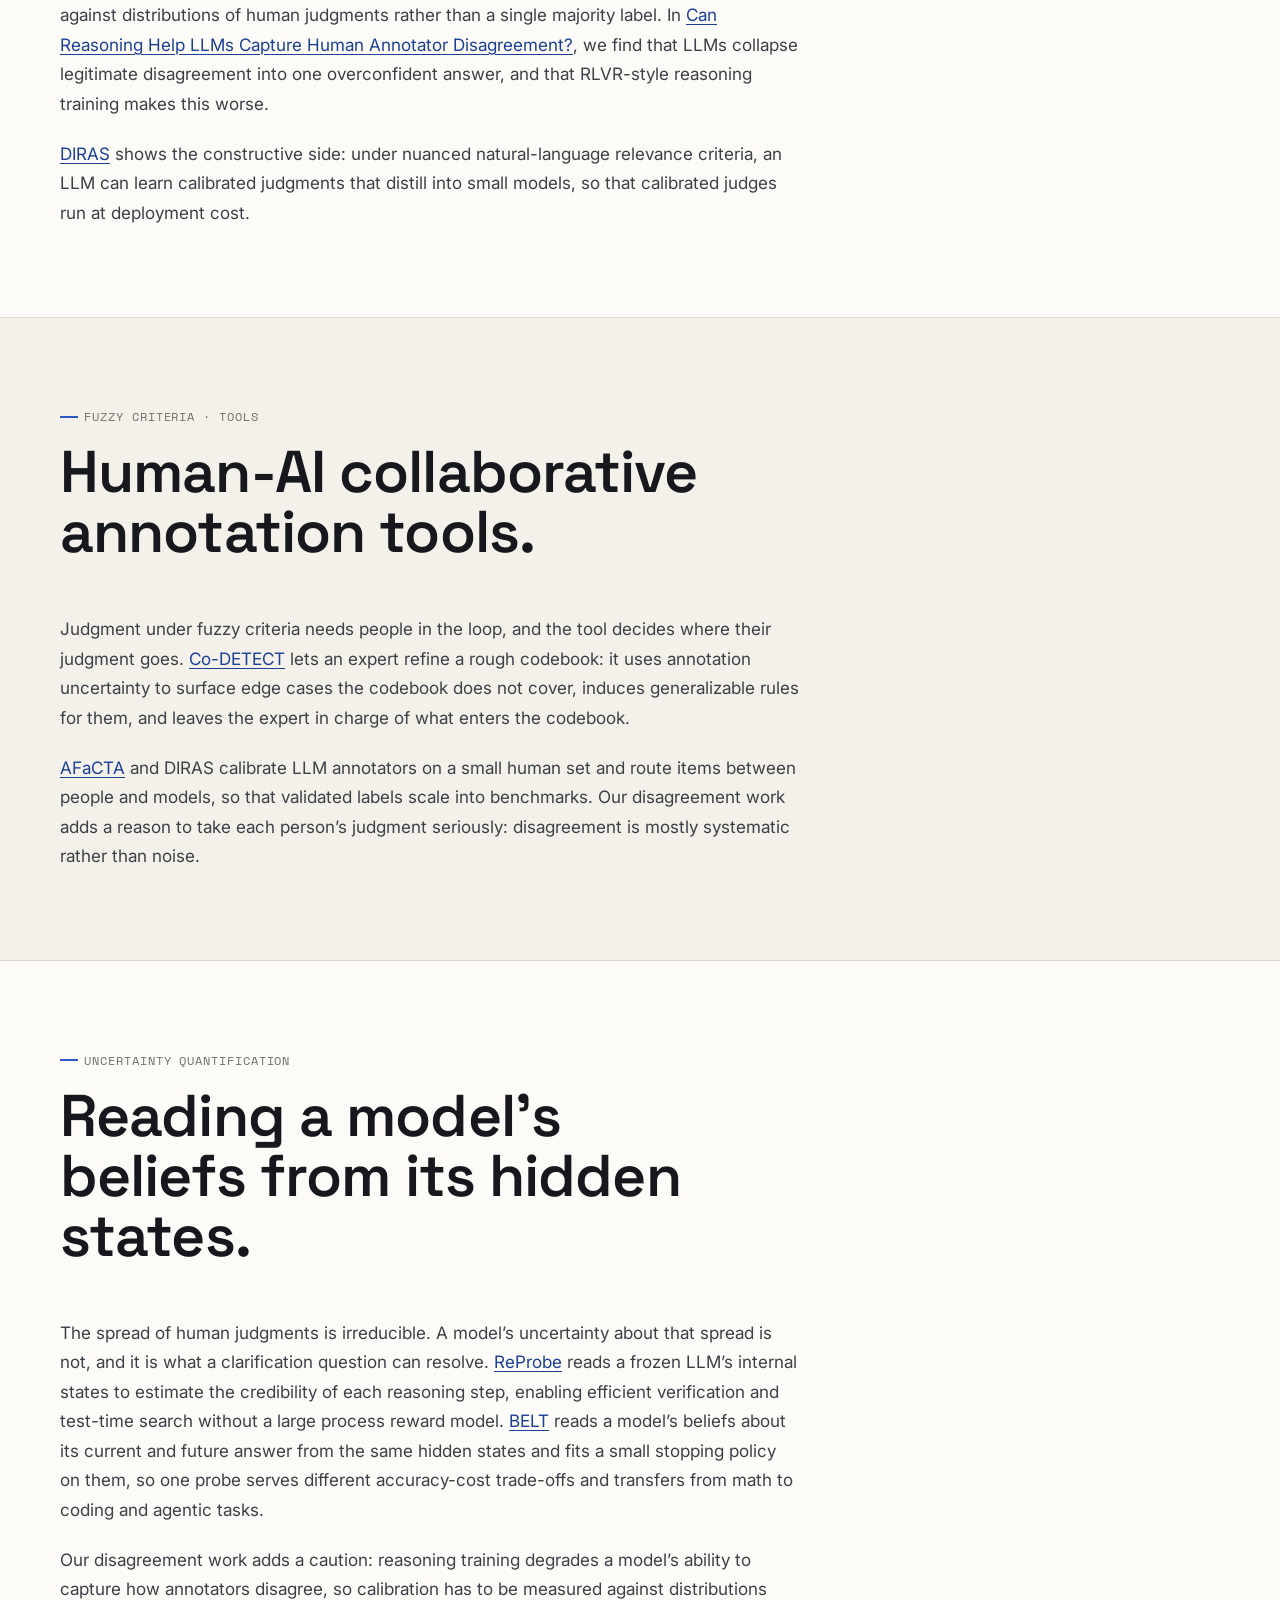
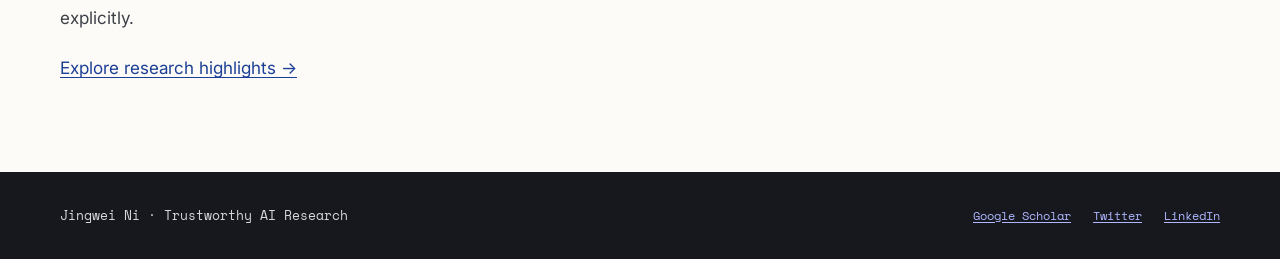
<file: research.html>
<!DOCTYPE html>
<html lang="en">
<head>
  <meta charset="utf-8">
  <meta name="viewport" content="width=device-width, initial-scale=1">
  <meta name="description" content="Jingwei Ni’s research vision: alignment beyond the verifiable, through judgment with fuzzy criteria and uncertainty quantification.">
  <title>Research Statement | Jingwei Ni</title>
  <link rel="preconnect" href="https://fonts.googleapis.com">
  <link rel="preconnect" href="https://fonts.gstatic.com" crossorigin>
  <link href="https://fonts.googleapis.com/css2?family=Inter:wght@400;500;600;700&family=Space+Grotesk:wght@400;500;600;700&family=Space+Mono:wght@400;700&display=swap" rel="stylesheet">
  <link rel="stylesheet" href="styles.css?v=10">
</head>
<body>
  <a class="skip-link" href="#main">Skip to content</a>

  <header class="site-header">
    <nav class="nav-shell" aria-label="Primary navigation">
      <a class="brand-mark" href="index.html" aria-label="Jingwei Ni homepage">
        <span>JN</span>
      </a>
      <div class="nav-links">
        <a href="index.html#research">Research</a>
        <a href="index.html#events">Community</a>
        <a href="index.html#publications">Publications</a>
        <a href="index.html#education">Education</a>
        <a href="Ni_Jingwei_s_CV.pdf">CV</a>
      </div>
    </nav>
  </header>

  <main id="main">
    <section class="statement-hero">
      <div class="container">
        <p class="readout">Research vision / Jingwei Ni</p>
        <h1 class="statement-title">Alignment beyond the verifiable.</h1>
        <p class="statement-lede">People instruct agents in natural language, which leaves a fuzzy and unverifiable part. I study how to make LLMs and agents trustworthy on that part.</p>
        <p class="statement-back"><a href="index.html#research">← Back to homepage</a></p>
      </div>
    </section>

    <section class="statement-section">
      <div class="container">
        <div class="section-heading" data-reveal>
          <p class="readout">Research vision</p>
          <h2 class="section-title">The fuzzy part is the hardest part.</h2>
        </div>
        <div class="statement-body" data-reveal>
          <p>People instruct agents and write rubrics in natural language, which leaves a <strong>fuzzy</strong> and unverifiable part whose ground truth is a <strong>distribution</strong> of human judgments rather than a point answer. I believe that getting this part right, so that a model matches the distribution of human judgments and knows how well it knows that distribution, is key to teaching AI taste, preventing reward hacking, and aligning AI beyond the verifiable.</p>
          <p>My PhD work covers two foundations: <strong>judgment with fuzzy criteria</strong>, evaluating and improving how LLMs handle human disagreement and building human-AI collaborative annotation tools, and <strong>uncertainty quantification</strong> that reads a model’s beliefs about its own answers from its hidden states.</p>
        </div>
      </div>
    </section>

    <section class="statement-section alt" id="disagreement">
      <div class="container">
        <div class="section-heading" data-reveal>
          <p class="readout">Fuzzy criteria · Disagreement</p>
          <h2 class="section-title">Evaluating and improving how LLMs handle fuzzy criteria.</h2>
        </div>
        <div class="statement-body" data-reveal>
          <p>Whatever a rubric leaves open, an LLM judge decides from its own prior. So I test models against distributions of human judgments rather than a single majority label. In <a href="https://aclanthology.org/2026.eacl-long.3/">Can Reasoning Help LLMs Capture Human Annotator Disagreement?</a>, we find that LLMs collapse legitimate disagreement into one overconfident answer, and that RLVR-style reasoning training makes this worse.</p>
          <p><a href="https://aclanthology.org/2025.naacl-long.271/">DIRAS</a> shows the constructive side: under nuanced natural-language relevance criteria, an LLM can learn calibrated judgments that distill into small models, so that calibrated judges run at deployment cost.</p>
        </div>
      </div>
    </section>

    <section class="statement-section" id="tools">
      <div class="container">
        <div class="section-heading" data-reveal>
          <p class="readout">Fuzzy criteria · Tools</p>
          <h2 class="section-title">Human-AI collaborative annotation tools.</h2>
        </div>
        <div class="statement-body" data-reveal>
          <p>Judgment under fuzzy criteria needs people in the loop, and the tool decides where their judgment goes. <a href="https://aclanthology.org/2025.emnlp-demos.25/">Co-DETECT</a> lets an expert refine a rough codebook: it uses annotation uncertainty to surface edge cases the codebook does not cover, induces generalizable rules for them, and leaves the expert in charge of what enters the codebook.</p>
          <p><a href="https://aclanthology.org/2024.acl-long.104/">AFaCTA</a> and DIRAS calibrate LLM annotators on a small human set and route items between people and models, so that validated labels scale into benchmarks. Our disagreement work adds a reason to take each person’s judgment seriously: disagreement is mostly systematic rather than noise.</p>
        </div>
      </div>
    </section>

    <section class="statement-section alt" id="uncertainty">
      <div class="container">
        <div class="section-heading" data-reveal>
          <p class="readout">Uncertainty quantification</p>
          <h2 class="section-title">Reading a model’s beliefs from its hidden states.</h2>
        </div>
        <div class="statement-body" data-reveal>
          <p>The spread of human judgments is irreducible. A model’s uncertainty about that spread is not, and it is what a clarification question can resolve. <a href="https://aclanthology.org/2026.acl-long.536/">ReProbe</a> reads a frozen LLM’s internal states to estimate the credibility of each reasoning step, enabling efficient verification and test-time search without a large process reward model. <a href="https://arxiv.org/abs/2610.30450">BELT</a> reads a model’s beliefs about its current and future answer from the same hidden states and fits a small stopping policy on them, so one probe serves different accuracy-cost trade-offs and transfers from math to coding and agentic tasks.</p>
          <p>Our disagreement work adds a caution: reasoning training degrades a model’s ability to capture how annotators disagree, so calibration has to be measured against distributions explicitly.</p>
          <p><a href="index.html#research">Explore research highlights →</a></p>
        </div>
      </div>
    </section>

  </main>

  <footer class="site-footer">
    <div class="container footer-grid">
      <p>Jingwei Ni · Trustworthy AI Research</p>
      <div class="footer-links">
        <a href="https://scholar.google.com/citations?hl=en&user=y7A_izwAAAAJ">Google Scholar</a>
        <a href="https://twitter.com/NJingwei">Twitter</a>
        <a href="https://www.linkedin.com/in/jingwei-ni-8a9293152">LinkedIn</a>
      </div>
    </div>
    <div class="footer-cat" aria-hidden="true" title="meow">
      <span class="cat-meow">meow</span>
      <svg viewBox="0 0 32 32" fill="none" stroke="currentColor" stroke-width="1.4" stroke-linejoin="round" stroke-linecap="round">
        <path d="M9.3 10.3 L8.4 4.2 L13.6 7.6"/>
        <path d="M22.7 10.3 L23.6 4.2 L18.4 7.6"/>
        <circle cx="16" cy="17" r="9.5"/>
        <path d="M14.4 18.7 L17.6 18.7 L16 20.2 Z" fill="currentColor" stroke="none"/>
        <path d="M16 20.2 L16 21.1 M13.6 20.9 Q14.8 22.4 16 21.1 Q17.2 22.4 18.4 20.9"/>
        <circle cx="12.4" cy="15.4" r="0.85" fill="currentColor" stroke="none"/>
        <circle cx="19.6" cy="15.4" r="0.85" fill="currentColor" stroke="none"/>
        <path d="M4.4 17.4 L9.3 18.4 M5 21.2 L9.6 20.1"/>
        <path d="M27.6 17.4 L22.7 18.4 M27 21.2 L22.4 20.1"/>
      </svg>
    </div>
    <div class="footer-pig" aria-hidden="true" title="oink">
      <span class="pig-oink">oink</span>
      <svg viewBox="0 0 32 32" fill="none" stroke="currentColor" stroke-width="1.4" stroke-linejoin="round" stroke-linecap="round">
        <path d="M10 8.5 L8 4 L13.5 6.8"/>
        <path d="M22 8.5 L24 4 L18.5 6.8"/>
        <circle cx="16" cy="17" r="9.5"/>
        <ellipse cx="16" cy="19.2" rx="4.8" ry="3.4"/>
        <circle cx="14.4" cy="19.2" r="0.85" fill="currentColor" stroke="none"/>
        <circle cx="17.6" cy="19.2" r="0.85" fill="currentColor" stroke="none"/>
        <circle cx="12.2" cy="14" r="0.85" fill="currentColor" stroke="none"/>
        <circle cx="19.8" cy="14" r="0.85" fill="currentColor" stroke="none"/>
      </svg>
    </div>
  </footer>

  <script>
    document.documentElement.classList.add('js');
    (function () {
      var reduce = window.matchMedia('(prefers-reduced-motion: reduce)');
      if (reduce.matches) {
        document.querySelectorAll('[data-reveal]').forEach(function (el) { el.classList.add('in'); });
        return;
      }
      if (!('IntersectionObserver' in window)) {
        document.querySelectorAll('[data-reveal]').forEach(function (el) { el.classList.add('in'); });
        return;
      }
      var io = new IntersectionObserver(function (entries) {
        entries.forEach(function (e) {
          if (e.isIntersecting) { e.target.classList.add('in'); io.unobserve(e.target); }
        });
      }, { threshold: 0.12, rootMargin: '0px 0px -8% 0px' });
      document.querySelectorAll('[data-reveal]').forEach(function (el) { io.observe(el); });
    })();
  </script>
</body>
</html>
</file>
<file: styles.css>
/* =========================================================================
   Jingwei Ni — "Calibrated" instrument identity
   Palette derived from the research thesis: confidence vs. verified truth.
   ========================================================================= */

:root {
  --ink: #16181d;
  --ink-soft: #353941;
  --body: #3c4047;
  --muted: #6b6f6a;
  --paper: #f3f1e9;
  --paper-2: #edeadf;
  --surface: #fcfbf7;
  --line: #dcd8cc;
  --line-strong: #c2bdac;

  --signal: #2b59c7;          /* "calibrated / verified" */
  --signal-ink: #1c3f96;
  --signal-soft: #e4eafa;
  --trace: #c2410c;           /* "flagged / not yet verified" */

  --radius: 6px;
  --radius-lg: 12px;
  --max-width: 1160px;

  --mono: "Space Mono", ui-monospace, "SFMono-Regular", Menlo, Consolas, monospace;
  --display: "Space Grotesk", "Inter", system-ui, sans-serif;
  --sans: "Inter", system-ui, -apple-system, "Segoe UI", sans-serif;
}

* { box-sizing: border-box; }

html { scroll-behavior: smooth; }

[id] { scroll-margin-top: 88px; }

body {
  margin: 0;
  background: var(--paper);
  color: var(--body);
  font-family: var(--sans);
  font-size: 16px;
  line-height: 1.65;
  -webkit-font-smoothing: antialiased;
  text-rendering: optimizeLegibility;
}

/* Faint graph-paper grid — measurement, not decoration */
body::before {
  position: fixed;
  inset: 0;
  z-index: -1;
  pointer-events: none;
  content: "";
  background-image:
    linear-gradient(90deg, rgba(22, 24, 29, 0.04) 1px, transparent 1px),
    linear-gradient(0deg, rgba(22, 24, 29, 0.04) 1px, transparent 1px);
  background-size: 26px 26px;
  mask-image: linear-gradient(to bottom, rgba(0, 0, 0, 0.55), transparent 62%);
}

img { max-width: 100%; height: auto; display: block; }

a {
  color: var(--signal-ink);
  text-decoration-thickness: 0.07em;
  text-underline-offset: 0.18em;
  transition: color 0.18s ease;
}

a:hover { color: var(--trace); }

:focus-visible {
  outline: 2px solid var(--signal);
  outline-offset: 3px;
  border-radius: 3px;
}

.skip-link {
  position: absolute;
  top: 12px;
  left: 12px;
  z-index: 20;
  padding: 10px 14px;
  background: var(--ink);
  color: #fff;
  border-radius: var(--radius);
  text-decoration: none;
  transform: translateY(-160%);
}

.skip-link:focus { transform: translateY(0); }

.container {
  width: min(100% - 40px, var(--max-width));
  margin-inline: auto;
}

/* ---- shared type bits ------------------------------------------------- */

h1, h2, h3 {
  font-family: var(--display);
  color: var(--ink);
  margin-top: 0;
  font-weight: 600;
  letter-spacing: -0.015em;
}

p { margin-top: 0; }

/* mono "readout" label — the instrument vernacular */
.readout {
  display: flex;
  flex-wrap: wrap;
  align-items: center;
  gap: 0.55em;
  margin: 0 0 16px;
  font-family: var(--mono);
  font-size: 0.72rem;
  font-weight: 400;
  letter-spacing: 0.08em;
  text-transform: uppercase;
  color: var(--muted);
}

.readout::before {
  content: "";
  width: 18px;
  height: 2px;
  flex: 0 0 auto;
  background: var(--signal);
}

.readout-div { color: var(--line-strong); }

/* ---- header / nav ----------------------------------------------------- */

.site-header {
  position: sticky;
  top: 0;
  z-index: 10;
  border-bottom: 1px solid var(--line);
  background: color-mix(in srgb, var(--paper) 82%, transparent);
  backdrop-filter: blur(14px);
  -webkit-backdrop-filter: blur(14px);
}

.nav-shell {
  width: min(100% - 40px, var(--max-width));
  min-height: 70px;
  margin-inline: auto;
  display: flex;
  align-items: center;
  justify-content: space-between;
  gap: 24px;
}

.brand-mark {
  position: relative;
  width: 42px;
  height: 42px;
  display: inline-grid;
  place-items: center;
  flex: 0 0 auto;
  border: 1px solid var(--ink);
  border-radius: var(--radius);
  background: var(--surface);
  color: var(--ink);
  font-family: var(--mono);
  font-weight: 700;
  font-size: 0.82rem;
  text-decoration: none;
}

.brand-mark::after {
  content: "";
  position: absolute;
  top: 5px;
  right: 5px;
  width: 5px;
  height: 5px;
  background: var(--signal);
  border-radius: 50%;
}

.nav-links {
  display: flex;
  align-items: center;
  justify-content: flex-end;
  gap: clamp(14px, 3vw, 30px);
  flex-wrap: wrap;
}

.nav-links a {
  position: relative;
  color: var(--ink);
  font-family: var(--mono);
  font-size: 0.78rem;
  letter-spacing: 0.02em;
  text-decoration: none;
}

.nav-links a::after {
  content: "";
  position: absolute;
  left: 0;
  bottom: -5px;
  width: 100%;
  height: 1.5px;
  background: var(--signal);
  transform: scaleX(0);
  transform-origin: left;
  transition: transform 0.2s ease;
}

.nav-links a:hover,
.nav-links a:focus-visible { color: var(--signal-ink); }

.nav-links a:hover::after,
.nav-links a:focus-visible::after { transform: scaleX(1); }

.nav-links a.is-active { color: var(--signal-ink); }
.nav-links a.is-active::after { transform: scaleX(1); }

/* ---- section rhythm --------------------------------------------------- */

.section-band { padding: clamp(60px, 9vw, 116px) 0; }

.section-heading { margin-bottom: clamp(30px, 5vw, 52px); }

.section-title {
  margin: 0;
  font-size: clamp(2rem, 4.6vw, 3.7rem);
  line-height: 1.02;
}

.section-heading .section-title { max-width: 18ch; }

/* ---- hero ------------------------------------------------------------- */

.hero {
  position: relative;
  padding: clamp(44px, 7vw, 86px) 0 clamp(40px, 6vw, 64px);
  overflow: hidden;
}

.hero::before {
  content: "";
  position: absolute;
  inset: 0 0 auto 0;
  height: 100%;
  background:
    radial-gradient(120% 90% at 88% -10%, var(--signal-soft) 0%, transparent 46%),
    linear-gradient(180deg, var(--surface), transparent 38%);
  z-index: -1;
  pointer-events: none;
}

.hero-grid {
  display: grid;
  grid-template-columns: minmax(0, 1.2fr) minmax(290px, 0.8fr);
  gap: clamp(36px, 6vw, 78px);
  align-items: center;
}

.hero-grid > *,
.intro-grid > *,
.education-grid > *,
.publications-heading > * { min-width: 0; }

.hero-readout { font-size: 0.74rem; }

h1 {
  margin: 0 0 22px;
  max-width: 16ch;
  font-size: clamp(2.7rem, 7.4vw, 5.6rem);
  line-height: 0.96;
  font-weight: 600;
  letter-spacing: -0.025em;
}

.h1-accent { color: var(--signal-ink); }

.hero-lede {
  max-width: 54ch;
  margin: 0 0 30px;
  color: var(--ink-soft);
  font-size: clamp(1.05rem, 1.7vw, 1.22rem);
  line-height: 1.55;
}

/* ---- signature: hero figure ------------------------------------------ */

.hero-figure {
  margin: 0 0 32px;
  max-width: 540px;
  border: 1px solid var(--line);
  border-radius: var(--radius);
  overflow: hidden;
  background: var(--surface);
  box-shadow: 0 12px 30px rgba(22, 24, 29, 0.09);
}

.hero-figure img {
  display: block;
  width: 100%;
  height: auto;
}

/* ---- buttons ---------------------------------------------------------- */

.hero-actions,
.profile-links,
.inline-links,
.footer-links {
  display: flex;
  flex-wrap: wrap;
  gap: 10px;
}

.button {
  min-height: 46px;
  display: inline-flex;
  align-items: center;
  justify-content: center;
  padding: 11px 20px;
  border: 1px solid var(--ink);
  border-radius: var(--radius);
  font-family: var(--mono);
  font-size: 0.82rem;
  letter-spacing: 0.02em;
  text-decoration: none;
  transition: transform 0.16s ease, box-shadow 0.16s ease, background 0.16s ease, color 0.16s ease;
}

.button.primary { background: var(--ink); color: #fff; border-color: var(--ink); }
.button.secondary { background: var(--surface); color: var(--ink); }

.button:hover,
.button:focus-visible {
  transform: translateY(-2px);
  box-shadow: 0 6px 16px rgba(22, 24, 29, 0.16);
}

.button.primary:hover,
.button.primary:focus-visible { background: var(--signal-ink); border-color: var(--signal-ink); }
.button.secondary:hover,
.button.secondary:focus-visible { border-color: var(--signal); color: var(--signal-ink); }

/* ---- hero portrait + instrument plate -------------------------------- */

.hero-portrait { position: relative; }

.portrait-frame {
  overflow: hidden;
  border: 1px solid var(--ink);
  border-radius: var(--radius);
  background: var(--surface);
  box-shadow: 0 18px 40px rgba(22, 24, 29, 0.14);
}

.portrait-frame img {
  width: 100%;
  aspect-ratio: 4 / 5;
  object-fit: cover;
  object-position: 50% 18%;
  filter: saturate(0.97) contrast(1.03);
}

.profile-card {
  position: relative;
  width: min(90%, 360px);
  margin: -46px auto 0;
  padding: 18px 20px;
  border: 1px solid var(--ink);
  border-radius: var(--radius);
  background: var(--surface);
  box-shadow: 0 10px 26px rgba(22, 24, 29, 0.12);
}

.plate-line {
  display: grid;
  grid-template-columns: 46px 1fr;
  gap: 12px;
  align-items: baseline;
  margin: 0 0 8px;
  color: var(--ink-soft);
  font-size: 0.95rem;
}

.plate-line span {
  font-family: var(--mono);
  font-size: 0.62rem;
  letter-spacing: 0.08em;
  text-transform: uppercase;
  color: var(--muted);
}

.plate-line strong { font-weight: 700; color: var(--ink); }

.profile-links {
  margin-top: 14px;
  padding-top: 14px;
  border-top: 1px solid var(--line);
  gap: 4px 14px;
}

.profile-links a {
  font-family: var(--mono);
  font-size: 0.74rem;
  overflow-wrap: anywhere;
}

/* ---- featured paper --------------------------------------------------- */

.featured-paper {
  display: grid;
  grid-template-columns: minmax(0, 1fr) auto;
  gap: 28px;
  align-items: center;
  margin-top: clamp(40px, 6vw, 70px);
  padding: clamp(22px, 3.4vw, 34px);
  border: 1px solid var(--ink);
  border-radius: var(--radius-lg);
  background: var(--surface);
  box-shadow: 0 14px 34px rgba(22, 24, 29, 0.1);
}

.featured-paper h2 {
  margin: 0 0 10px;
  font-size: clamp(1.4rem, 2.7vw, 2.1rem);
  line-height: 1.12;
}

.featured-paper h2 a { color: var(--ink); text-decoration: none; }
.featured-paper h2 a:hover,
.featured-paper h2 a:focus-visible { color: var(--signal-ink); }

.featured-authors { margin: 0; color: var(--muted); font-family: var(--mono); font-size: 0.8rem; }

.featured-meta {
  display: flex;
  flex-direction: column;
  align-items: flex-end;
  gap: 14px;
  text-align: right;
}

.featured-link {
  font-family: var(--mono);
  font-size: 0.8rem;
  text-decoration: none;
  white-space: nowrap;
}

/* ---- tags (venue / status) ------------------------------------------- */

.tag {
  display: inline-flex;
  align-items: center;
  padding: 5px 10px;
  border: 1px solid var(--line-strong);
  border-radius: 999px;
  background: var(--surface);
  color: var(--ink-soft);
  font-family: var(--mono);
  font-size: 0.68rem;
  letter-spacing: 0.03em;
  line-height: 1;
  white-space: nowrap;
}

.tag-oral {
  border-color: var(--signal);
  background: var(--signal-soft);
  color: var(--signal-ink);
}

.pub-year {
  display: inline-flex;
  align-items: center;
  padding: 5px 9px;
  border-radius: 999px;
  background: var(--ink);
  color: #fff;
  font-family: var(--mono);
  font-size: 0.68rem;
  letter-spacing: 0.02em;
  line-height: 1;
}

/* ---- about / intro ---------------------------------------------------- */

.intro-band {
  background: var(--surface);
  border-block: 1px solid var(--line);
}

.intro-grid,
.education-grid {
  display: grid;
  grid-template-columns: minmax(240px, 0.78fr) minmax(0, 1.22fr);
  gap: clamp(28px, 6vw, 76px);
}

.intro-head .section-title,
.education-head .section-title { max-width: 14ch; }

.prose { color: var(--body); font-size: 1.05rem; }
.prose p { margin-bottom: 1.1em; }
.prose p:last-child { margin-bottom: 0; }
.prose strong { color: var(--ink); }

/* ---- research focus --------------------------------------------------- */

.focus-grid {
  display: flex;
  align-items: stretch;
  gap: 0;
}

.focus-grid > .focus-card { flex: 1 1 0; min-width: 0; }

.focus-card,
.project-card,
.publication-card,
.timeline-item {
  border: 1px solid var(--line-strong);
  border-radius: var(--radius);
  background: var(--surface);
}

.focus-card {
  display: flex;
  flex-direction: column;
  min-height: 280px;
  padding: clamp(24px, 3.4vw, 34px);
}

.focus-card.accent {
  background: var(--signal-soft);
  border-color: color-mix(in srgb, var(--signal) 30%, var(--line-strong));
}

.focus-tag {
  display: inline-flex;
  align-items: center;
  align-self: flex-start;
  margin-bottom: auto;
  padding: 5px 11px;
  border: 1px solid var(--ink);
  border-radius: 999px;
  font-family: var(--mono);
  font-size: 0.68rem;
  letter-spacing: 0.06em;
  text-transform: uppercase;
  color: var(--ink);
}

.focus-card.accent .focus-tag { border-color: var(--signal-ink); color: var(--signal-ink); }

.focus-card h3 {
  margin: 26px 0 12px;
  font-size: clamp(1.3rem, 2.2vw, 1.7rem);
  line-height: 1.12;
}

.focus-card p { margin: 0; color: var(--body); }

.focus-block { margin-top: clamp(34px, 5vw, 58px); }

/* two stacked paragraph rows (homepage research summary) */
.focus-list {
  display: grid;
  gap: clamp(22px, 3vw, 32px);
}

.focus-row {
  display: grid;
  grid-template-columns: minmax(240px, 0.78fr) minmax(0, 1.22fr);
  gap: clamp(20px, 6vw, 76px);
  padding-top: clamp(22px, 3vw, 32px);
  border-top: 1px solid var(--line-strong);
}

.focus-row-head {
  display: flex;
  flex-direction: column;
  align-items: flex-start;
  justify-content: flex-start;
  gap: 14px;
  align-self: start;
}

.focus-row-head .focus-tag { margin-bottom: 0; }

.focus-row-head h3 {
  margin: 0;
  font-size: clamp(1.3rem, 2.2vw, 1.7rem);
  line-height: 1.12;
}

.focus-row > p { margin: 0; color: var(--body); font-size: 1.05rem; }

.focus-grid.pair { gap: 18px; }

.focus-cta { margin-top: clamp(24px, 3vw, 34px); }

/* ---- projects & service ---------------------------------------------- */

.service-band {
  background:
    linear-gradient(180deg, var(--paper-2), var(--paper));
  border-top: 1px solid var(--line);
}

.project-grid {
  display: grid;
  grid-template-columns: repeat(4, minmax(0, 1fr));
  gap: 18px;
}

.project-card {
  display: flex;
  flex-direction: column;
  padding: 24px;
  transition: transform 0.18s ease, box-shadow 0.18s ease, border-color 0.18s ease;
}

.project-card:hover {
  transform: translateY(-4px);
  border-color: var(--signal);
  box-shadow: 0 14px 30px rgba(22, 24, 29, 0.12);
}

.project-card h3 {
  margin: 0 0 12px;
  font-size: 1.25rem;
  line-height: 1.18;
}

.project-card p { margin: 0 0 18px; color: var(--body); font-size: 0.96rem; }

.card-link,
.inline-links a {
  font-family: var(--mono);
  font-size: 0.76rem;
  text-decoration: none;
}

.card-link,
.project-card .inline-links { margin-top: auto; }

.inline-links { gap: 8px 18px; }

/* ---- publications ----------------------------------------------------- */

.publication-entry[hidden] { display: none; }

.list-more {
  display: flex;
  justify-content: center;
  margin-top: 22px;
}

.publications-heading {
  display: grid;
  grid-template-columns: minmax(0, 1fr) minmax(200px, 340px);
  gap: 28px;
  align-items: end;
}

.section-note { margin: 0 0 4px; color: var(--muted); font-size: 0.98rem; }

.selected-grid {
  display: grid;
  grid-template-columns: repeat(3, minmax(0, 1fr));
  gap: 18px;
}

.publication-card {
  display: flex;
  flex-direction: column;
  padding: 24px;
  transition: transform 0.18s ease, box-shadow 0.18s ease, border-color 0.18s ease;
}

.publication-card:hover {
  transform: translateY(-3px);
  border-color: var(--signal);
  box-shadow: 0 12px 26px rgba(22, 24, 29, 0.1);
}

.publication-card.highlight {
  background: var(--ink);
  border-color: var(--ink);
  color: #e8e9ec;
}

.publication-card.highlight h3,
.publication-card.highlight h3 a { color: #f4f5f7; }
.publication-card.highlight p { color: #b9bcc3; }
.publication-card.highlight .pub-year { background: #fff; color: var(--ink); }

.publication-meta {
  display: flex;
  align-items: center;
  gap: 10px;
  margin-bottom: 20px;
}

.publication-card h3 {
  margin: 0 0 14px;
  font-size: 1.18rem;
  line-height: 1.22;
}

.publication-card h3 a { color: inherit; text-decoration: none; }
.publication-card h3 a:hover,
.publication-card h3 a:focus-visible { color: var(--signal-ink); }
.publication-card.highlight h3 a:hover,
.publication-card.highlight h3 a:focus-visible { color: #8fb0ff; }

.pub-tldr { margin: 0 0 16px; color: var(--body); font-size: 0.95rem; line-height: 1.5; }
.pub-authors { margin: auto 0 0; color: var(--muted); font-family: var(--mono); font-size: 0.76rem; }

/* full list */
.publication-list-block {
  margin-top: clamp(44px, 7vw, 72px);
  padding-top: 30px;
  border-top: 1px solid var(--line-strong);
}

.list-head {
  display: flex;
  flex-wrap: wrap;
  align-items: baseline;
  justify-content: space-between;
  gap: 12px 24px;
  margin-bottom: 24px;
}

.list-head h2 {
  margin: 0;
  font-size: clamp(1.5rem, 2.6vw, 2.2rem);
}

.list-head .readout { margin: 0; }
.list-head .readout::before { display: none; }

.publication-table { display: grid; gap: 6px; }

.publication-entry {
  display: grid;
  grid-template-columns: 34px minmax(0, 1fr);
  gap: 16px;
  align-items: baseline;
  padding: 11px 16px;
  border: 1px solid var(--line);
  border-radius: var(--radius);
  background: color-mix(in srgb, var(--surface) 70%, transparent);
  transition: border-color 0.18s ease, background 0.18s ease, transform 0.18s ease;
}

.publication-entry:hover {
  border-color: var(--signal);
  background: var(--surface);
  transform: translateX(3px);
}

.publication-entry.featured-entry {
  border-color: var(--ink);
  background: var(--surface);
  box-shadow: 0 8px 22px rgba(22, 24, 29, 0.09);
}

.publication-index {
  font-family: var(--mono);
  font-size: 0.7rem;
  font-weight: 700;
  color: var(--signal);
  font-variant-numeric: tabular-nums;
  line-height: 1.4;
}

.featured-entry .publication-index { color: var(--trace); }

.publication-tags {
  display: flex;
  flex-wrap: wrap;
  align-items: center;
  gap: 7px;
  margin-bottom: 7px;
}

.publication-entry .pub-year,
.publication-entry .tag {
  padding: 4px 8px;
  font-size: 0.63rem;
}

.publication-entry h3 {
  max-width: 70ch;
  margin: 0;
  font-size: clamp(0.92rem, 1.2vw, 1.02rem);
  line-height: 1.3;
}

.mentor-student {
  margin: 6px 0 0;
  color: var(--muted);
  font-family: var(--mono);
  font-size: 0.72rem;
}

.publication-entry h3 a { color: var(--ink); text-decoration: none; }
.publication-entry h3 a:hover,
.publication-entry h3 a:focus-visible { color: var(--signal-ink); text-decoration: underline; }

/* ---- education -------------------------------------------------------- */

.education-band {
  background: var(--surface);
  border-top: 1px solid var(--line);
}

.timeline {
  display: grid;
  gap: 14px;
  border-left: 1px solid var(--line-strong);
  padding-left: 26px;
}

.timeline-item {
  position: relative;
  padding: 22px 24px;
}

.timeline-item::before {
  content: "";
  position: absolute;
  top: 26px;
  left: -33px;
  width: 13px;
  height: 13px;
  background: var(--surface);
  border: 3px solid var(--signal);
  border-radius: 50%;
}

.timeline-item:first-child::before { border-color: var(--trace); background: var(--trace); }

.timeline-date {
  display: block;
  margin-bottom: 8px;
  font-family: var(--mono);
  font-size: 0.72rem;
  letter-spacing: 0.04em;
  text-transform: uppercase;
  color: var(--signal-ink);
}

.timeline-item h3 { margin: 0 0 6px; font-size: 1.25rem; line-height: 1.15; }
.timeline-item p { margin: 0; color: var(--muted); }

/* ---- research statement page ----------------------------------------- */

.statement-hero {
  position: relative;
  padding: clamp(50px, 8vw, 104px) 0 clamp(28px, 4vw, 46px);
  overflow: hidden;
}

.statement-hero::before {
  content: "";
  position: absolute;
  inset: 0;
  z-index: -1;
  pointer-events: none;
  background:
    radial-gradient(120% 90% at 88% -10%, var(--signal-soft) 0%, transparent 46%),
    linear-gradient(180deg, var(--surface), transparent 42%);
}

.statement-title {
  margin: 0 0 20px;
  max-width: 18ch;
  font-size: clamp(2.3rem, 6vw, 4.4rem);
  line-height: 0.98;
  letter-spacing: -0.025em;
}

.statement-lede {
  max-width: 62ch;
  margin: 0 0 22px;
  color: var(--ink-soft);
  font-size: clamp(1.06rem, 1.7vw, 1.28rem);
  line-height: 1.55;
}

.statement-back a {
  font-family: var(--mono);
  font-size: 0.78rem;
  letter-spacing: 0.02em;
  text-decoration: none;
}

.statement-section {
  padding: clamp(48px, 7vw, 96px) 0;
  border-top: 1px solid var(--line);
}

.statement-section.alt { background: var(--surface); }

.statement-body { max-width: 74ch; }

.statement-body p {
  margin: 0 0 1.2em;
  color: var(--body);
  font-size: 1.07rem;
  line-height: 1.72;
}

.statement-body p:last-child { margin-bottom: 0; }
.statement-body strong { color: var(--ink); }

.argument-list { display: grid; gap: 16px; }

.argument {
  display: grid;
  grid-template-columns: 50px minmax(0, 1fr);
  gap: 18px;
  padding: clamp(22px, 3vw, 32px);
  border: 1px solid var(--line-strong);
  border-radius: var(--radius);
  background: var(--surface);
}

.statement-section.alt .argument { background: color-mix(in srgb, var(--surface) 60%, var(--paper)); }

.argument-index {
  font-family: var(--mono);
  font-weight: 700;
  font-size: 0.82rem;
  color: var(--signal);
  font-variant-numeric: tabular-nums;
  padding-top: 0.18em;
}

.argument-text h3 {
  margin: 0 0 10px;
  font-size: clamp(1.16rem, 2vw, 1.45rem);
  line-height: 1.16;
}

.argument-text p { margin: 0; color: var(--body); }

.cite {
  font-family: var(--mono);
  font-size: 0.84em;
  white-space: nowrap;
  text-decoration: none;
  color: var(--signal-ink);
}

.cite:hover,
.cite:focus-visible { color: var(--trace); }

.reference-list {
  list-style: none;
  margin: 0;
  padding: 0;
  display: grid;
  gap: 12px;
  max-width: 92ch;
}

.reference-list li {
  padding: 14px 18px;
  border: 1px solid var(--line);
  border-radius: var(--radius);
  background: color-mix(in srgb, var(--surface) 70%, transparent);
  color: var(--body);
  font-size: 0.92rem;
  line-height: 1.55;
  scroll-margin-top: 96px;
  transition: border-color 0.18s ease, background 0.18s ease;
}

.reference-list li:target {
  border-color: var(--signal);
  background: var(--signal-soft);
}

.reference-list li em { color: var(--ink-soft); font-style: italic; }

.ref-key {
  display: block;
  margin-bottom: 4px;
  font-family: var(--mono);
  font-size: 0.74rem;
  letter-spacing: 0.02em;
  color: var(--signal-ink);
}

/* ---- footer ----------------------------------------------------------- */

.site-footer {
  position: relative;
  padding: 32px 0;
  border-top: 1px solid var(--ink);
  background: var(--ink);
  color: #d7d9de;
}

.footer-grid {
  display: flex;
  justify-content: space-between;
  align-items: center;
  gap: 18px;
}

.site-footer p { margin: 0; font-family: var(--mono); font-size: 0.8rem; }

.footer-links { gap: 8px 22px; }
.footer-links a { color: #aeb7ff; font-family: var(--mono); font-size: 0.78rem; }
.footer-links a:hover { color: #fff; }

/* ---- footer easter egg (a quiet little pig, and a cat above it) -------- */

.footer-pig,
.footer-cat {
  position: fixed;
  right: 16px;
  z-index: 40;
  width: 26px;
  height: 26px;
  color: var(--ink);
  opacity: 0.16;
  transition: opacity 0.4s ease, color 0.4s ease, transform 0.4s ease;
}

.footer-pig { bottom: 14px; }
.footer-cat { bottom: 32px; }

.footer-pig svg,
.footer-cat svg { width: 100%; height: 100%; display: block; }

.footer-pig:hover,
.footer-cat:hover { opacity: 0.92; }

.footer-pig:hover { color: #e0608a; }
.footer-cat:hover { color: #d9a05c; }

.pig-oink,
.cat-meow {
  position: absolute;
  right: 100%;
  top: 50%;
  margin-right: 8px;
  padding: 2px 7px;
  border-radius: 9px;
  background: #ffb7cb;
  color: #16181d;
  font-family: var(--mono);
  font-size: 0.62rem;
  letter-spacing: 0.04em;
  white-space: nowrap;
  opacity: 0;
  transform: translateY(-50%) translateX(4px) scale(0.9);
  transform-origin: right center;
  transition: opacity 0.25s ease, transform 0.25s ease;
  pointer-events: none;
}

.cat-meow { background: #f3cf9a; }

.footer-pig:hover .pig-oink,
.footer-cat:hover .cat-meow {
  opacity: 1;
  transform: translateY(-50%) translateX(0) scale(1);
}

@media (prefers-reduced-motion: no-preference) {
  .footer-pig:hover svg { animation: pig-wiggle 0.5s ease; }
  .footer-cat:hover svg { animation: cat-tilt 0.6s ease; }
}

@keyframes pig-wiggle {
  0%, 100% { transform: rotate(0); }
  25% { transform: rotate(-9deg); }
  75% { transform: rotate(9deg); }
}

@keyframes cat-tilt {
  0%, 100% { transform: rotate(0); }
  40% { transform: rotate(-12deg); }
  70% { transform: rotate(5deg); }
}

/* ---- scroll reveal ---------------------------------------------------- */

.js [data-reveal] {
  opacity: 0;
  transform: translateY(16px);
  transition: opacity 0.6s ease, transform 0.6s cubic-bezier(0.16, 0.84, 0.32, 1);
}

.js [data-reveal].in { opacity: 1; transform: none; }

/* ---- responsive ------------------------------------------------------- */

@media (max-width: 980px) {
  .project-grid,
  .selected-grid { grid-template-columns: repeat(2, minmax(0, 1fr)); }
}

@media (max-width: 860px) {
  .hero-grid,
  .intro-grid,
  .education-grid,
  .publications-heading { grid-template-columns: 1fr; }

  .hero-copy { order: 2; }
  .hero-portrait { order: 1; max-width: 420px; }

  .intro-head .section-title,
  .education-head .section-title,
  .section-heading .section-title { max-width: none; }

  .featured-paper { grid-template-columns: 1fr; }

  .focus-grid { flex-direction: column; }
  .focus-grid > .focus-card { flex-basis: auto; }

  .focus-row { grid-template-columns: 1fr; gap: 14px; }

  .featured-meta { flex-direction: row; align-items: center; text-align: left; }
}

@media (max-width: 560px) {
  .nav-shell {
    min-height: auto;
    padding: 14px 0;
    flex-wrap: wrap;
    align-items: center;
  }

  .nav-links { width: 100%; gap: 10px 16px; justify-content: flex-start; }

  .section-band { padding: 54px 0; }
  .hero { padding-top: 30px; }

  h1 { font-size: clamp(2.3rem, 11vw, 3rem); max-width: none; }

  .hero-figure { max-width: none; }

  .project-grid,
  .selected-grid { grid-template-columns: 1fr; }

  .hero-actions .button { flex: 1 1 auto; }

  .publication-entry {
    grid-template-columns: 1fr;
    gap: 10px;
    padding: 18px 18px;
  }

  .publication-index { font-size: 0.74rem; }

  .argument { grid-template-columns: 1fr; gap: 8px; }
  .argument-index { padding-top: 0; }

  .footer-grid { flex-direction: column; align-items: flex-start; }
}

/* ---- reduced motion --------------------------------------------------- */

@media (prefers-reduced-motion: reduce) {
  html { scroll-behavior: auto; }

  *,
  *::before,
  *::after {
    animation-duration: 0.001ms !important;
    animation-iteration-count: 1 !important;
    transition-duration: 0.001ms !important;
  }

  .js [data-reveal] { opacity: 1; transform: none; }
}
</file>
